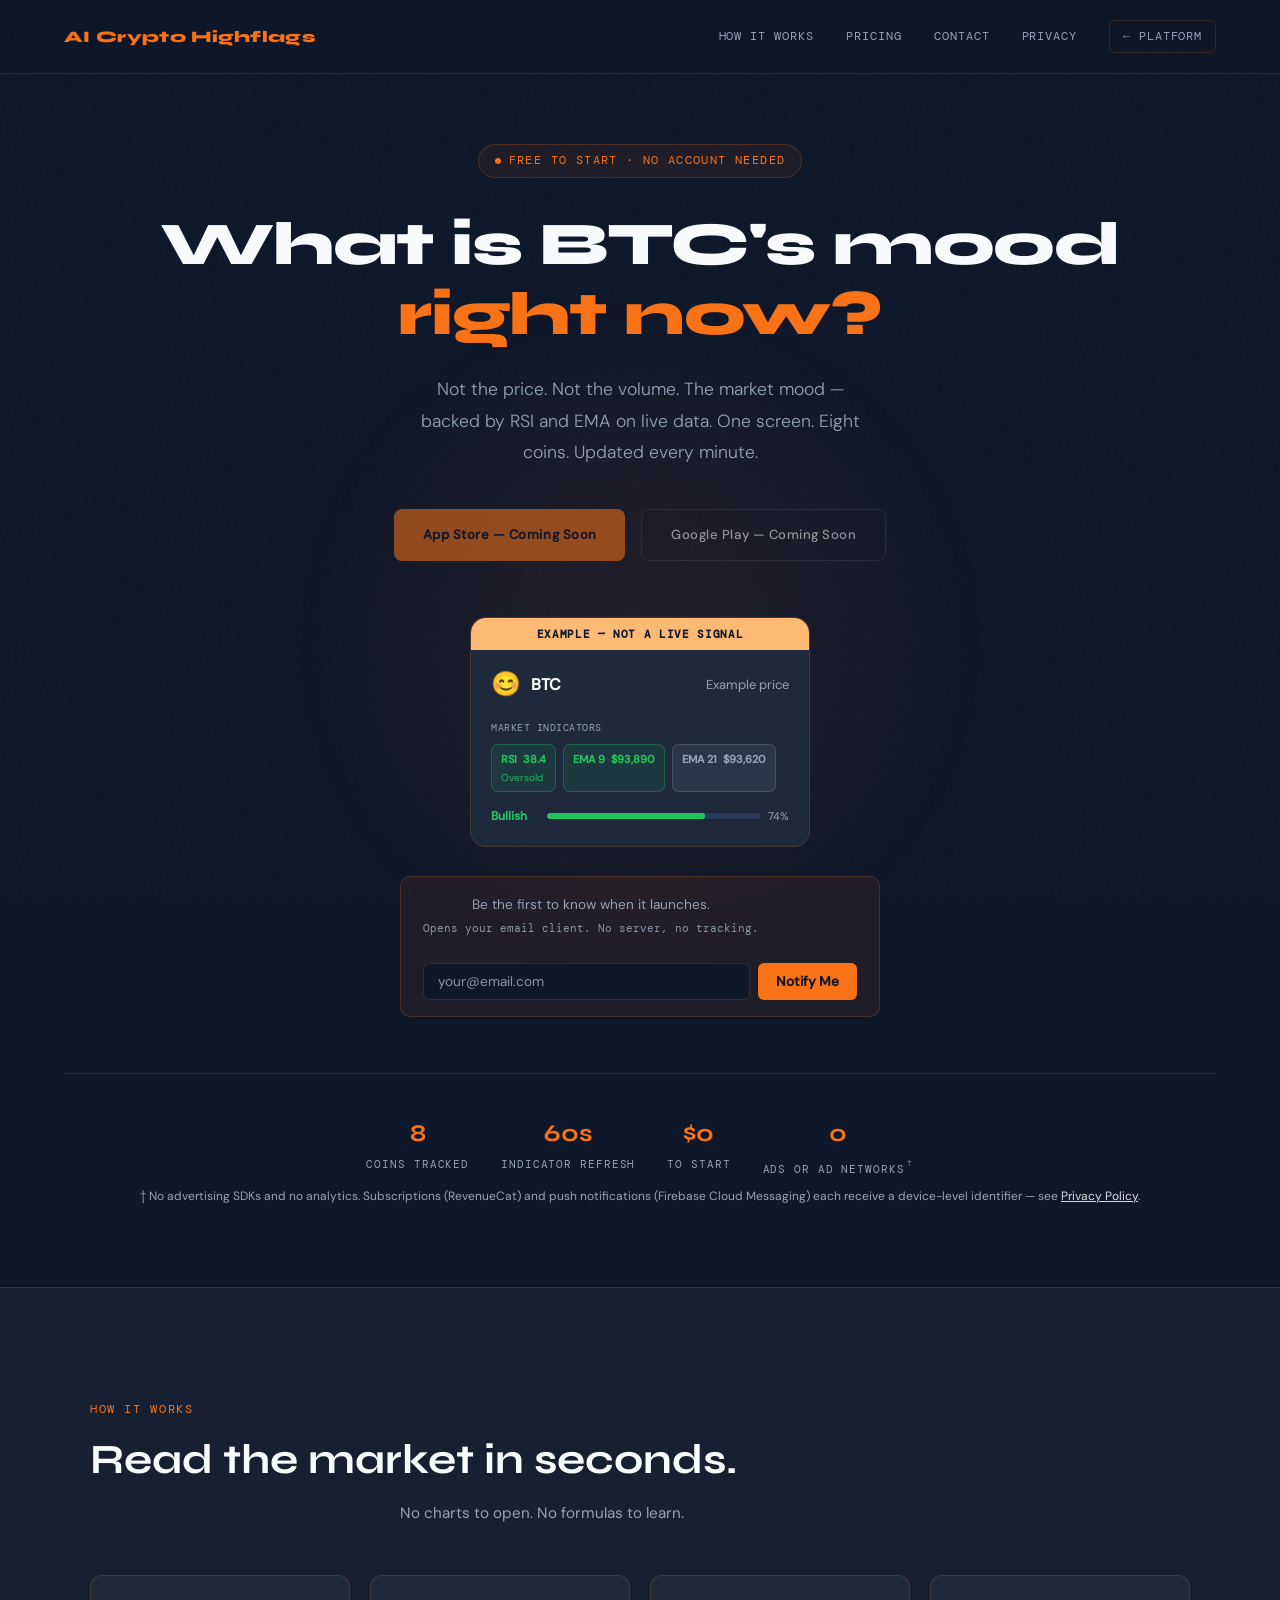
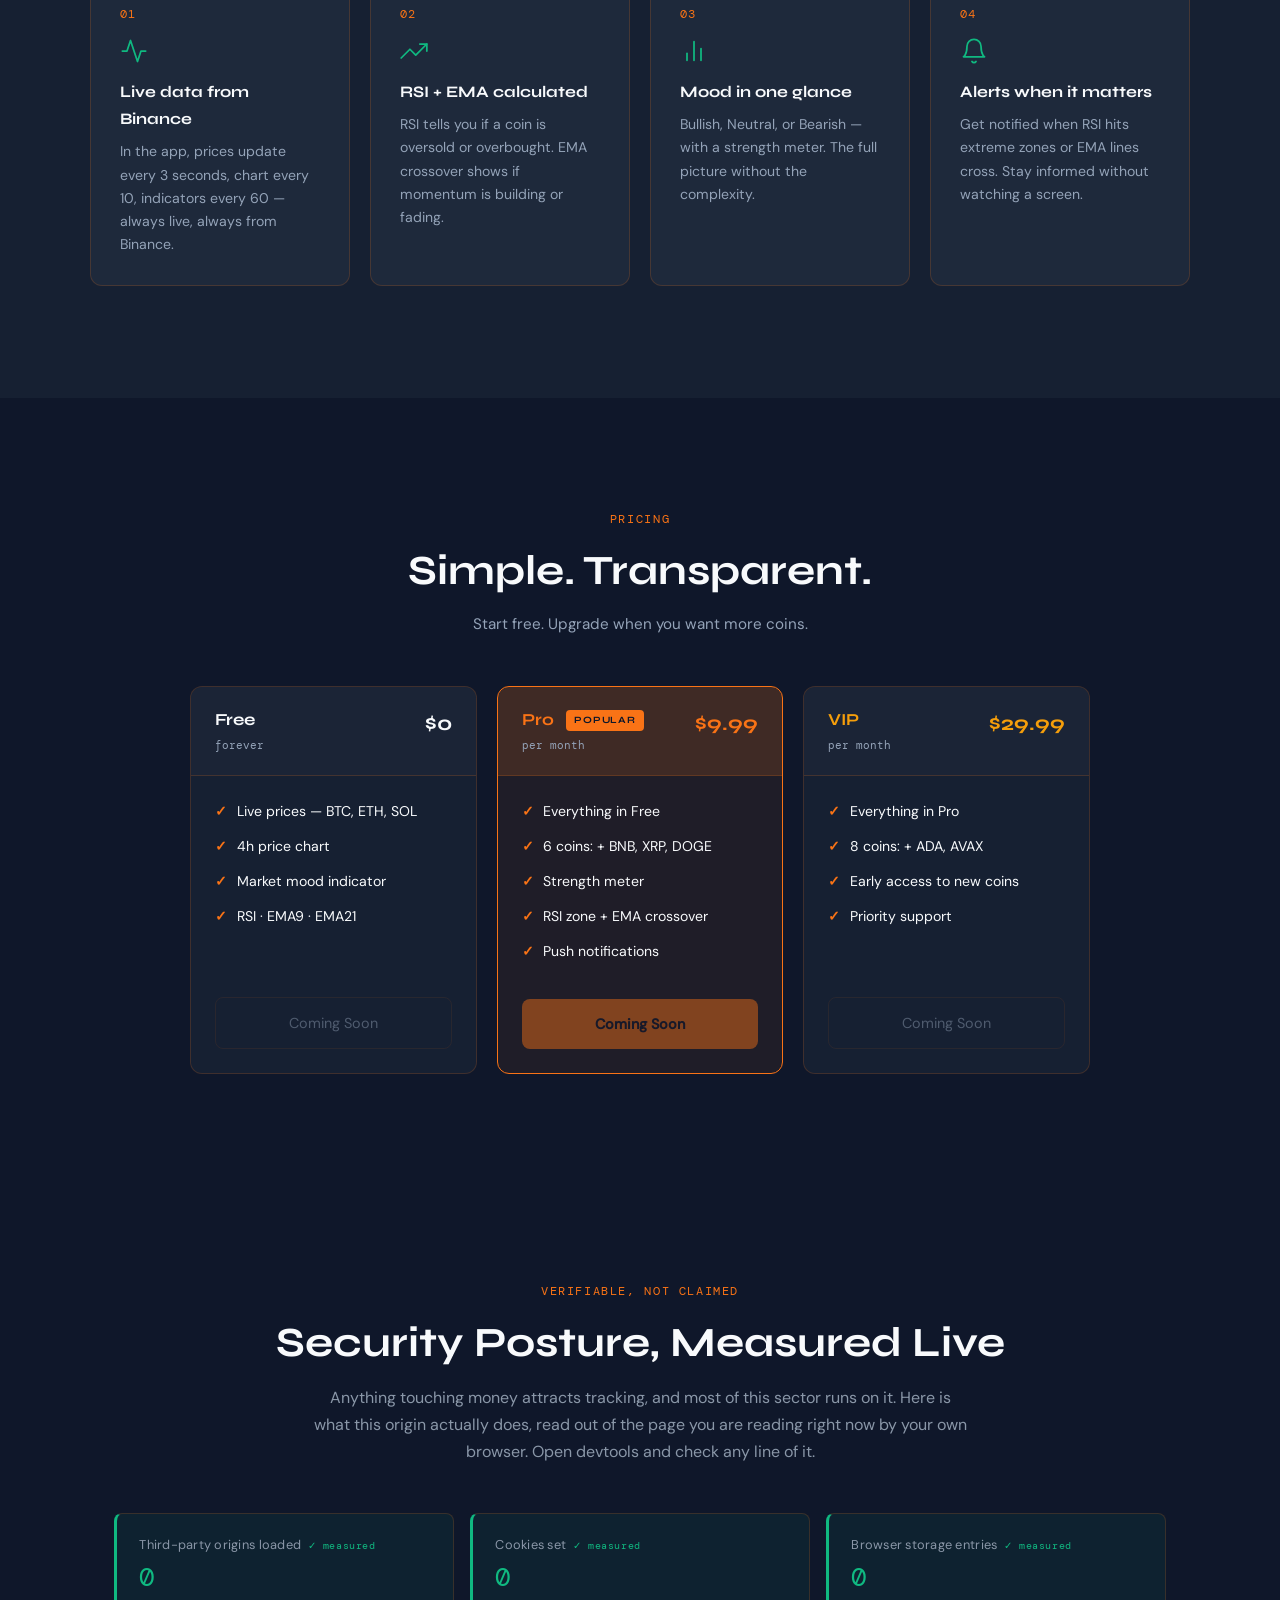
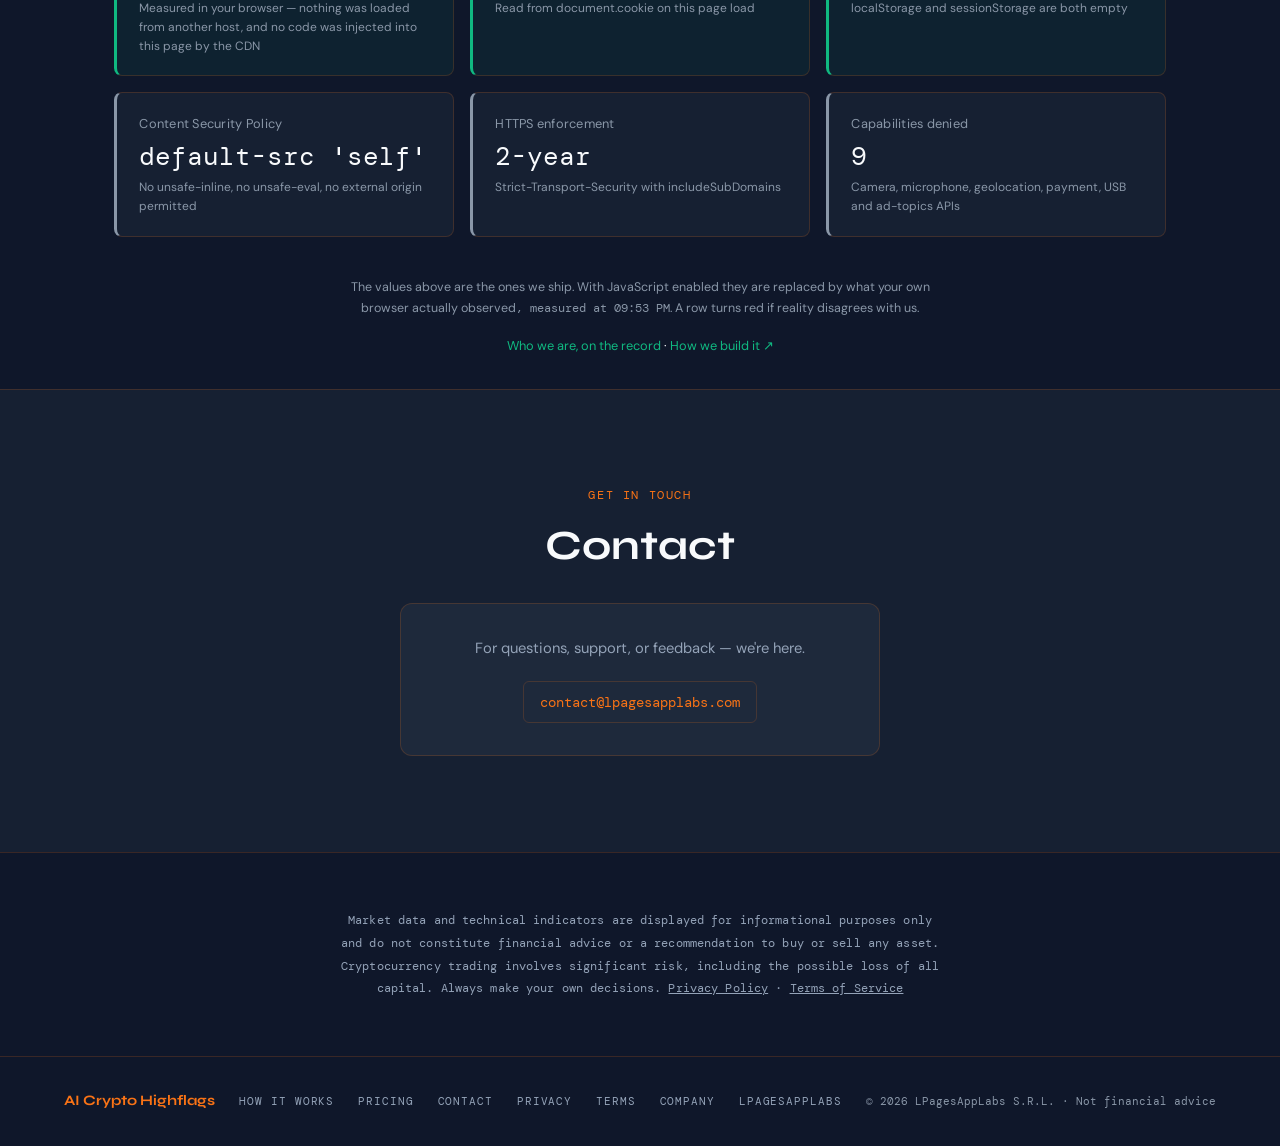
<file: public/index.html>
<!DOCTYPE html>
<!-- LPagesAppLabs Platform v1.0 · AI Crypto Highflags · contact@lpagesapplabs.com -->
<html lang="en">
<head>
  <meta charset="UTF-8" />
  <meta name="viewport" content="width=device-width, initial-scale=1.0"/>
  <meta name="color-scheme" content="dark">
  <title>AI Crypto Highflags — The pulse of crypto, visualized.</title>
  <meta name="description" content="Real-time cryptocurrency market indicators. RSI, EMA crossover, and market mood for BTC, ETH, SOL and more. Not financial advice.">
  <meta name="robots" content="index, follow">
  <link rel="icon" href="/logo.svg" type="image/svg+xml">
  <link rel="canonical" href="https://ai.lpagesapplabs.com/" />
  <meta property="og:title" content="AI Crypto Highflags — The pulse of crypto, visualized." />
  <meta property="og:description" content="Real-time cryptocurrency market indicators. RSI, EMA crossover, and market mood. Not financial advice." />
  <meta property="og:url" content="https://ai.lpagesapplabs.com/" />
  <meta property="og:type" content="website" />
  <meta property="og:image" content="https://lpagesapplabs.com/og-image.png" />
  <meta property="og:image:width" content="1200" />
  <meta property="og:image:height" content="630" />
  <meta name="twitter:card" content="summary_large_image" />
  <meta name="twitter:title" content="AI Crypto Highflags — The pulse of crypto, visualized." />
  <meta name="twitter:description" content="Real-time cryptocurrency market indicators. RSI, EMA crossover, and market mood. Not financial advice." />
  <meta name="twitter:image" content="https://lpagesapplabs.com/og-image.png" />
  <meta name="theme-color" content="#0F172A" />
  <script src="main.js"></script>
  <link rel="stylesheet" href="fonts.css">
  <link rel="preload" href="fonts/syne-latin-800-normal.woff2" as="font" type="font/woff2" crossorigin>
  <link rel="preload" href="fonts/dm-sans-latin-400-normal.woff2" as="font" type="font/woff2" crossorigin>
  <link rel="stylesheet" href="styles.css">
  <!-- defer, deliberately. This script queries the DOM immediately on boot, and a
       head script that runs before the body exists is what blanked all nine origins
       on 2026-07-27. It is also progressive enhancement: the panel ships with honest
       static values and this only ever upgrades a row to "measured". -->
  <script src="posture.js" defer></script>
</head>
<body>
<a class="skip-link" href="#main-content">Skip to main content</a>

<nav>
  <a href="#hero" class="nav-logo">
    <span>AI Crypto Highflags</span>
  </a>
  <div class="nav-right">
    <div class="nav-links">
      <a href="#how">How it works</a>
      <a href="#pricing">Pricing</a>
      <a href="#contact">Contact</a>
      <a href="privacy.html">Privacy</a>
    </div>
    <a href="https://lpagesapplabs.com" class="nav-platform" rel="noopener noreferrer">← Platform</a>
  </div>
  <button class="nav-hamburger" id="hamburger" aria-label="Open menu" aria-expanded="false" aria-controls="navMobile">
    <span></span><span></span><span></span>
  </button>
  <!-- Inside <nav> on purpose. nav is position:fixed, so it is the containing
       block for this absolutely-positioned menu, which lets CSS say top:100%
       — exactly the bar's height, whatever the logo turns out to be. As a
       sibling it was in static flow at document y=0, behind the fixed bar and
       off-screen once scrolled: the menu opened and nobody could see it.
       Absolute keeps it out of the flex row, so the bar itself is unchanged. -->
  <div class="nav-mobile" id="navMobile">
    <a href="#how">How it works</a>
    <a href="#pricing">Pricing</a>
    <a href="#contact">Contact</a>
    <a href="privacy.html">Privacy</a>
    <a href="terms.html">Terms</a>
    <a href="https://lpagesapplabs.com/company.html" rel="noopener noreferrer">Company</a>
    <a href="https://lpagesapplabs.com" rel="noopener noreferrer">← Platform</a>
  </div>
</nav>

<main id="main-content">
<!-- HERO -->
<section id="hero">
  <div class="hero-glow"></div>
  <div class="hero-badge"><span class="badge-dot"></span> Free to start · No account needed</div>
  <h1>What is BTC's mood<br><span class="accent">right now?</span></h1>
  <p class="hero-sub">
    Not the price. Not the volume.
    The market mood — backed by RSI and EMA on live data.
    One screen. Eight coins. Updated every minute.
  </p>
  <div class="btn-group">
    <span class="btn btn-primary btn-soon">App Store — Coming Soon</span>
    <span class="btn btn-secondary btn-soon">Google Play — Coming Soon</span>
  </div>

  <!-- Mock signal card -->
  <div class="mock-wrap">
    <div class="mock">
      <div class="mock-notice">Example — not a live signal</div>
      <div class="mock-header">
        <span class="mock-icon" aria-hidden="true">😊</span>
        <span class="mock-coin">BTC</span>
        <span class="mock-price">Example price</span>
      </div>
      <div class="mock-label">Market Indicators</div>
      <div class="chips">
        <div class="chip chip-green">
          RSI &nbsp;38.4
          <span class="chip-sub">Oversold</span>
        </div>
        <div class="chip chip-green">
          EMA 9 &nbsp;$93,890
        </div>
        <div class="chip chip-grey">
          EMA 21 &nbsp;$93,620
        </div>
      </div>
      <div class="bar-row">
        <span class="bar-label">Bullish</span>
        <div class="bar-track"><div class="bar-fill bar-fill-74"></div></div>
        <span class="bar-pct">74%</span>
      </div>
    </div>
  </div>

  <div class="notify-strip">
    <p>Be the first to know when it launches.<br><span class="notify-sub">Opens your email client. No server, no tracking.</span></p>
      <!-- The email input deliberately has NO name attribute, and this form has
           no action. That is a control, not an oversight: main.js calls
           preventDefault() and opens a mailto, but if JavaScript never runs the
           form submits natively as a GET to this same page, and a named input
           would put the visitor's email address into the URL, their browser
           history, and the Referer header of whatever they click next. Without a
           name, nothing is submitted at all. Do not "tidy" one in. -->
    <form class="notify-form" data-product="AI Crypto Highflags">
      <input type="email" placeholder="your@email.com" required autocomplete="email" aria-label="Email address">
      <button type="submit">Notify Me</button>
    </form>
  </div>
  <div class="hero-stat-bar">
    <div class="stat"><div class="stat-num">8</div><div class="stat-label">Coins tracked</div></div>
    <div class="stat"><div class="stat-num">60s</div><div class="stat-label">Indicator refresh</div></div>
    <div class="stat"><div class="stat-num">$0</div><div class="stat-label">To start</div></div>
    <div class="stat"><div class="stat-num">0</div><div class="stat-label">Ads or ad networks<span class="stat-footnote">†</span></div></div>
  </div>
  <p class="stat-footnote-text">† No advertising SDKs and no analytics. Subscriptions (RevenueCat) and push notifications (Firebase Cloud Messaging) each receive a device-level identifier — see <a href="privacy.html">Privacy Policy</a>.</p>
</section>

<!-- HOW IT WORKS -->
<section id="how">
  <div class="how-inner">
    <div class="how-header reveal">
      <div class="section-label">How it works</div>
      <h2 class="section-title">Read the market in seconds.</h2>
      <p class="section-sub">No charts to open. No formulas to learn.</p>
    </div>
    <div class="how-grid">
      <div class="how-card reveal">
        <div class="how-num">01</div>
        <div class="how-icon"><svg width="28" height="28" viewBox="0 0 24 24" fill="none" stroke="#10B981" stroke-width="1.5" stroke-linecap="round" stroke-linejoin="round" aria-hidden="true"><polyline points="22 12 18 12 15 21 9 3 6 12 2 12"/></svg></div>
        <h3 class="how-title">Live data from Binance</h3>
        <div class="how-desc">In the app, prices update every 3 seconds, chart every 10, indicators every 60 — always live, always from Binance.</div>
      </div>
      <div class="how-card reveal">
        <div class="how-num">02</div>
        <div class="how-icon"><svg width="28" height="28" viewBox="0 0 24 24" fill="none" stroke="#10B981" stroke-width="1.5" stroke-linecap="round" stroke-linejoin="round" aria-hidden="true"><polyline points="23 6 13.5 15.5 8.5 10.5 1 18"/><polyline points="17 6 23 6 23 12"/></svg></div>
        <h3 class="how-title">RSI + EMA calculated</h3>
        <div class="how-desc">RSI tells you if a coin is oversold or overbought. EMA crossover shows if momentum is building or fading.</div>
      </div>
      <div class="how-card reveal">
        <div class="how-num">03</div>
        <div class="how-icon"><svg width="28" height="28" viewBox="0 0 24 24" fill="none" stroke="#10B981" stroke-width="1.5" stroke-linecap="round" stroke-linejoin="round" aria-hidden="true"><line x1="18" y1="20" x2="18" y2="10"/><line x1="12" y1="20" x2="12" y2="4"/><line x1="6" y1="20" x2="6" y2="14"/></svg></div>
        <h3 class="how-title">Mood in one glance</h3>
        <div class="how-desc">Bullish, Neutral, or Bearish — with a strength meter. The full picture without the complexity.</div>
      </div>
      <div class="how-card reveal">
        <div class="how-num">04</div>
        <div class="how-icon"><svg width="28" height="28" viewBox="0 0 24 24" fill="none" stroke="#10B981" stroke-width="1.5" stroke-linecap="round" stroke-linejoin="round" aria-hidden="true"><path d="M18 8A6 6 0 0 0 6 8c0 7-3 9-3 9h18s-3-2-3-9"/><path d="M13.73 21a2 2 0 0 1-3.46 0"/></svg></div>
        <h3 class="how-title">Alerts when it matters</h3>
        <div class="how-desc">Get notified when RSI hits extreme zones or EMA lines cross. Stay informed without watching a screen.</div>
      </div>
    </div>
  </div>
</section>

<!-- PRICING -->
<section id="pricing">
  <div class="pricing-inner">
    <div class="pricing-header reveal">
      <div class="section-label">Pricing</div>
      <h2 class="section-title">Simple. Transparent.</h2>
      <p class="section-sub">Start free. Upgrade when you want more coins.</p>
    </div>
    <div class="tiers reveal">

      <div class="tier">
        <div class="tier-head">
          <div>
            <h3 class="tier-name">Free</h3>
            <div class="tier-period">forever</div>
          </div>
          <div class="tier-price">$0</div>
        </div>
        <div class="tier-body">
          <div class="tier-feature"><span class="tier-check">✓</span> Live prices — BTC, ETH, SOL</div>
          <div class="tier-feature"><span class="tier-check">✓</span> 4h price chart</div>
          <div class="tier-feature"><span class="tier-check">✓</span> Market mood indicator</div>
          <div class="tier-feature"><span class="tier-check">✓</span> RSI · EMA9 · EMA21</div>
        </div>
        <div class="tier-cta">
          <span class="tier-btn-outline tier-btn-soon">Coming Soon</span>
        </div>
      </div>

      <div class="tier highlight">
        <div class="tier-head">
          <div>
            <h3 class="tier-name">Pro <span class="tier-badge">Popular</span></h3>
            <div class="tier-period">per month</div>
          </div>
          <div class="tier-price">$9.99</div>
        </div>
        <div class="tier-body">
          <div class="tier-feature"><span class="tier-check">✓</span> Everything in Free</div>
          <div class="tier-feature"><span class="tier-check">✓</span> 6 coins: + BNB, XRP, DOGE</div>
          <div class="tier-feature"><span class="tier-check">✓</span> Strength meter</div>
          <div class="tier-feature"><span class="tier-check">✓</span> RSI zone + EMA crossover</div>
          <div class="tier-feature"><span class="tier-check">✓</span> Push notifications</div>
        </div>
        <div class="tier-cta">
          <span class="tier-btn tier-btn-soon">Coming Soon</span>
        </div>
      </div>

      <div class="tier">
        <div class="tier-head">
          <div>
            <div class="tier-name tier-name-vip">VIP</div>
            <div class="tier-period">per month</div>
          </div>
          <div class="tier-price tier-price-vip">$29.99</div>
        </div>
        <div class="tier-body">
          <div class="tier-feature"><span class="tier-check">✓</span> Everything in Pro</div>
          <div class="tier-feature"><span class="tier-check">✓</span> 8 coins: + ADA, AVAX</div>
          <div class="tier-feature"><span class="tier-check">✓</span> Early access to new coins</div>
          <div class="tier-feature"><span class="tier-check">✓</span> Priority support</div>
        </div>
        <div class="tier-cta">
          <span class="tier-btn-outline tier-btn-soon">Coming Soon</span>
        </div>
      </div>

    </div>
  </div>
</section>

<!-- SECURITY POSTURE — measured live, see posture.js -->
<section id="posture">
  <div class="posture-header reveal">
    <div class="section-label">Verifiable, Not Claimed</div>
    <h2 class="section-title">Security Posture, Measured Live</h2>
    <p>Anything touching money attracts tracking, and most of this sector runs on it. Here is what this origin actually does, read out of the page you are reading right now by your own browser. Open devtools and check any line of it.</p>
  </div>

  <dl class="posture-grid reveal">
    <div class="posture-row" data-posture="third-party">
      <dt class="posture-label">Third-party origins loaded</dt>
      <dd class="posture-value">0</dd>
      <dd class="posture-note">No fonts, analytics or tag manager loaded from another host</dd>
    </div>
    <div class="posture-row" data-posture="cookies">
      <dt class="posture-label">Cookies set</dt>
      <dd class="posture-value">0</dd>
      <dd class="posture-note">No consent banner, because there is nothing to consent to</dd>
    </div>
    <div class="posture-row" data-posture="storage">
      <dt class="posture-label">Browser storage entries</dt>
      <dd class="posture-value">0</dd>
      <dd class="posture-note">Nothing written to localStorage or sessionStorage</dd>
    </div>
    <div class="posture-row" data-posture="csp">
      <dt class="posture-label">Content Security Policy</dt>
      <dd class="posture-value">default-src 'self'</dd>
      <dd class="posture-note">No unsafe-inline, no unsafe-eval, no external origin permitted</dd>
    </div>
    <div class="posture-row" data-posture="hsts">
      <dt class="posture-label">HTTPS enforcement</dt>
      <dd class="posture-value">2-year</dd>
      <dd class="posture-note">Strict-Transport-Security with includeSubDomains</dd>
    </div>
    <div class="posture-row" data-posture="permissions">
      <dt class="posture-label">Capabilities denied</dt>
      <dd class="posture-value">9</dd>
      <dd class="posture-note">Camera, microphone, geolocation, payment, USB and ad-topics APIs</dd>
    </div>
  </dl>

  <div class="posture-foot reveal">
    <p class="posture-stamp">The values above are the ones we ship. With JavaScript enabled they are replaced by what your own browser actually observed<span class="posture-time-wrap">, measured at <span data-posture-time>—</span></span>. A row turns red if reality disagrees with us.</p>
    <p class="posture-links"><a href="https://lpagesapplabs.com/company.html">Who we are, on the record</a> · <a href="https://blog.lpagesapplabs.com" rel="noopener noreferrer">How we build it ↗</a></p>
  </div>
</section>

<!-- CONTACT -->
<section id="contact">
  <div class="reveal">
    <div class="section-label">Get in Touch</div>
    <h2 class="section-title">Contact</h2>
  </div>
  <div class="contact-box reveal">
    <p>For questions, support, or feedback — we're here.</p>
    <a href="mailto:contact@lpagesapplabs.com" class="contact-email">contact@lpagesapplabs.com</a>
  </div>
</section>

<!-- DISCLAIMER -->
<section id="disclaimer">
  <p>
    Market data and technical indicators are displayed for informational purposes only
    and do not constitute financial advice or a recommendation to buy or sell any asset.
    Cryptocurrency trading involves significant risk, including the possible loss of all capital.
    Always make your own decisions.
    <a href="privacy.html">Privacy Policy</a> · <a href="terms.html">Terms of Service</a>
  </p>
</section>

</main>

<footer>
  <a href="#hero" class="footer-brand">AI Crypto Highflags</a>
  <div class="footer-links">
    <a href="#how">How it works</a>
    <a href="#pricing">Pricing</a>
    <a href="#contact">Contact</a>
    <a href="privacy.html">Privacy</a>
    <a href="terms.html">Terms</a>
    <a href="https://lpagesapplabs.com/company.html" rel="noopener noreferrer">Company</a>
    <a href="https://lpagesapplabs.com" rel="noopener noreferrer">LPagesAppLabs</a>
  </div>
  <div class="footer-copy">© 2026 LPagesAppLabs S.R.L. · Not financial advice</div>
</footer>

</body>
</html>
</file>
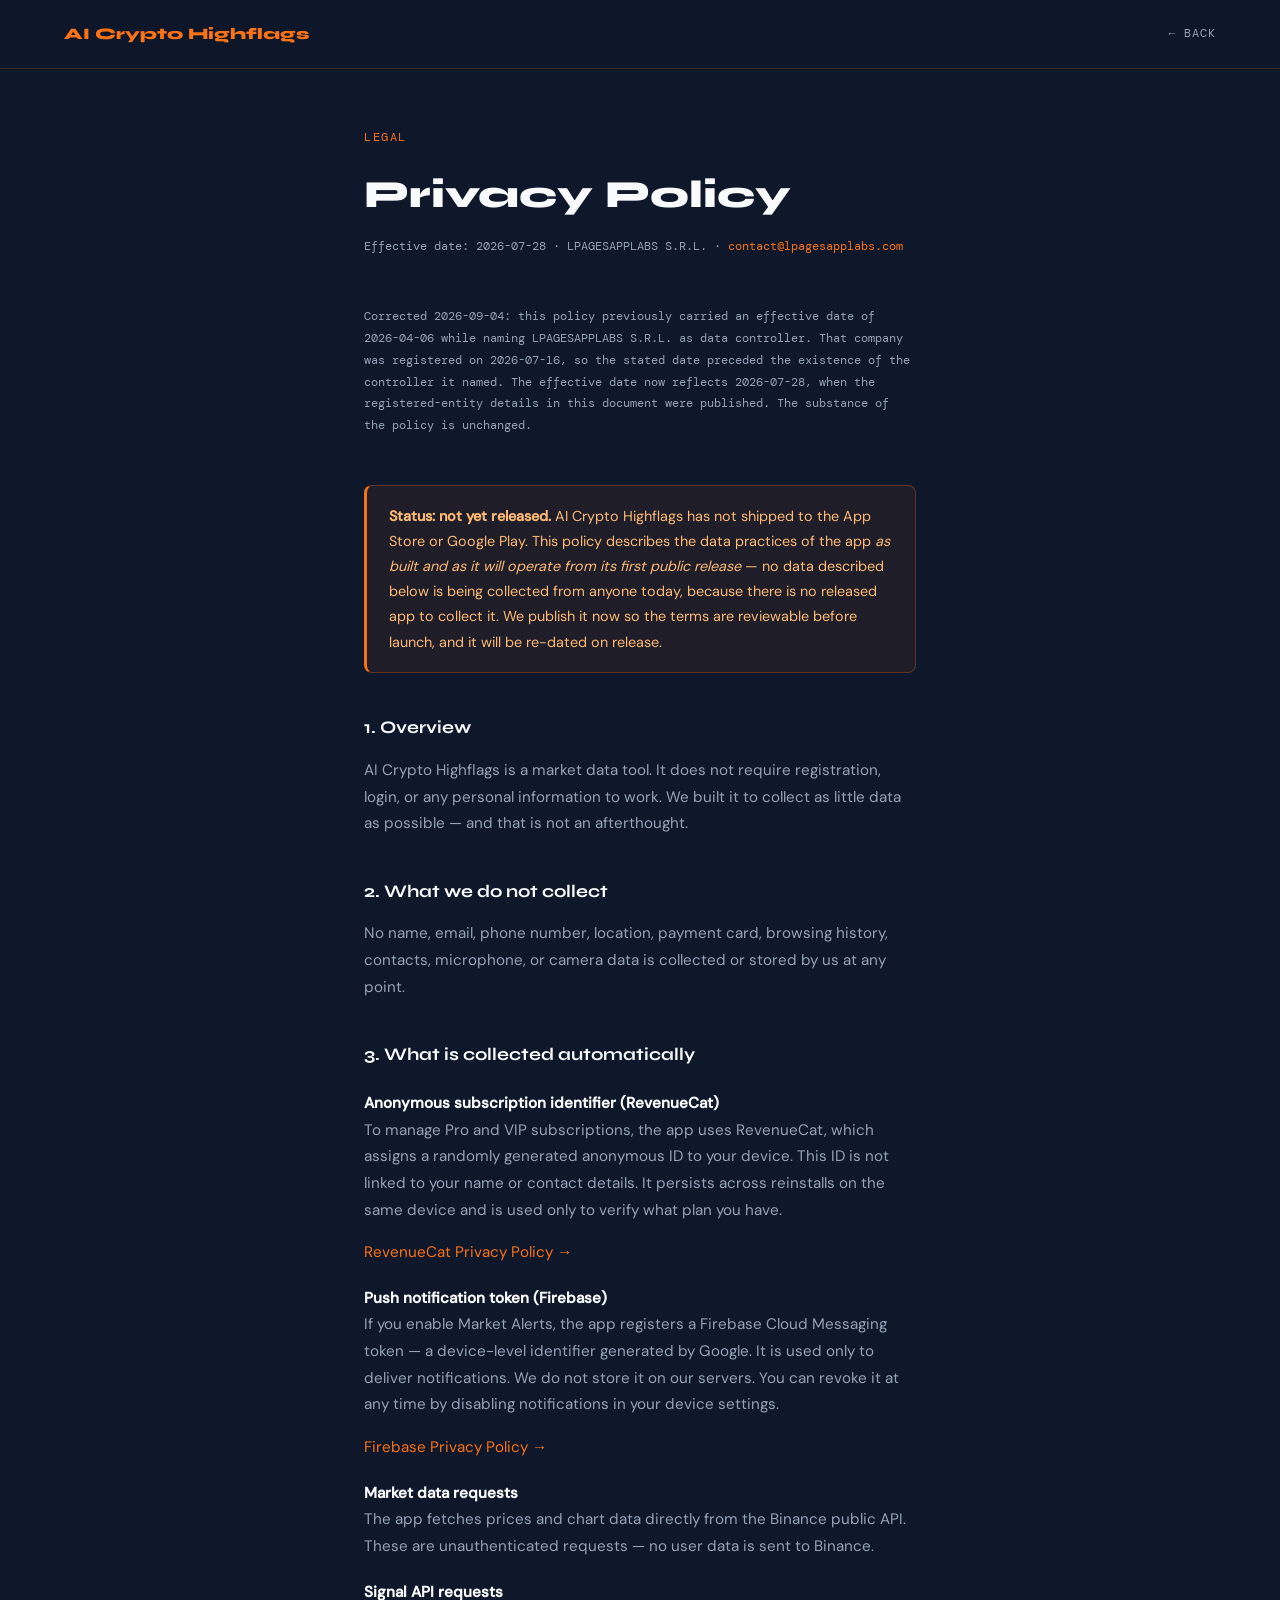
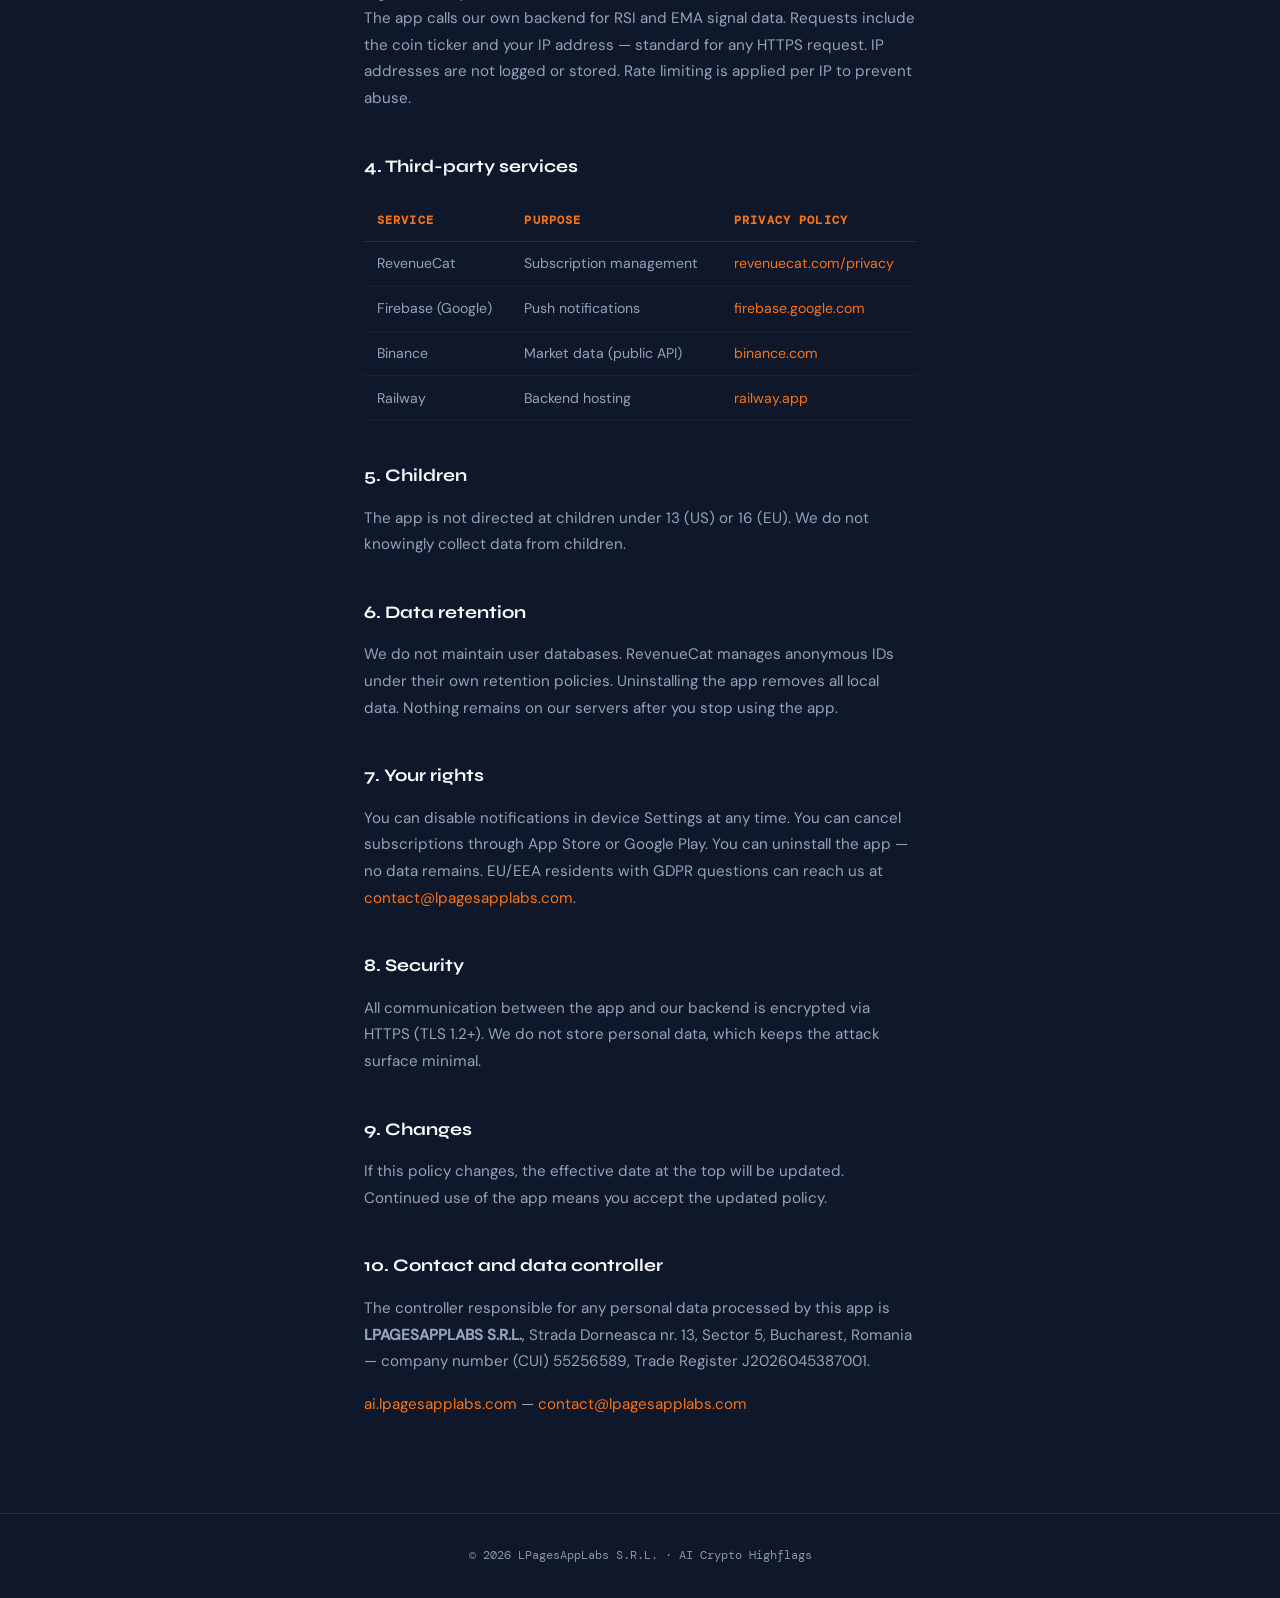
<file: public/privacy.html>
<!DOCTYPE html>
<!-- LPagesAppLabs Platform v1.0 · AI Crypto Highflags · contact@lpagesapplabs.com -->
<html lang="en">
<head>
  <meta charset="UTF-8" />
  <meta name="viewport" content="width=device-width, initial-scale=1.0"/>
  <meta name="color-scheme" content="dark">
  <meta name="robots" content="index, follow">
  <link rel="icon" href="/logo.svg" type="image/svg+xml">
  <title>Privacy Policy — AI Crypto Highflags</title>
  <meta name="description" content="Privacy Policy for AI Crypto Highflags. Minimal data — anonymous subscription ID and optional push token only.">
  <link rel="canonical" href="https://ai.lpagesapplabs.com/privacy.html" />
  <script src="main.js"></script>
  <link rel="stylesheet" href="fonts.css">
  <link rel="preload" href="fonts/syne-latin-800-normal.woff2" as="font" type="font/woff2" crossorigin>
  <link rel="preload" href="fonts/dm-sans-latin-400-normal.woff2" as="font" type="font/woff2" crossorigin>
  <link rel="stylesheet" href="ai-legal.css">
  <meta property="og:title" content="Privacy Policy — AI Crypto Highflags" />
  <meta property="og:description" content="Privacy Policy for AI Crypto Highflags. Minimal data — anonymous subscription ID and optional push token only." />
  <meta property="og:url" content="https://ai.lpagesapplabs.com/privacy.html" />
  <meta property="og:type" content="website" />
  <meta property="og:image" content="https://lpagesapplabs.com/og-image.png" />
  <meta property="og:image:width" content="1200" />
  <meta property="og:image:height" content="630" />
  <meta name="twitter:card" content="summary_large_image" />
  <meta name="twitter:title" content="Privacy Policy — AI Crypto Highflags" />
  <meta name="twitter:description" content="Privacy Policy for AI Crypto Highflags. Minimal data — anonymous subscription ID and optional push token only." />
  <meta name="twitter:image" content="https://lpagesapplabs.com/og-image.png" />
</head>
<body>
<a class="skip-link" href="#main-content">Skip to main content</a>
<nav>
  <a href="index.html" class="nav-logo">AI Crypto Highflags</a>
  <a href="index.html" class="nav-back">← Back</a>
</nav>

<main class="content" id="main-content">
  <div class="label">Legal</div>
  <h1>Privacy Policy</h1>
  <p class="meta">Effective date: 2026-07-28 · LPAGESAPPLABS S.R.L. · <a href="mailto:contact@lpagesapplabs.com">contact@lpagesapplabs.com</a></p>
  <p class="meta">Corrected 2026-09-04: this policy previously carried an effective date of 2026-04-06 while naming LPAGESAPPLABS S.R.L. as data controller. That company was registered on 2026-07-16, so the stated date preceded the existence of the controller it named. The effective date now reflects 2026-07-28, when the registered-entity details in this document were published. The substance of the policy is unchanged.</p>

  <div class="pre-release">
    <p><strong>Status: not yet released.</strong> AI Crypto Highflags has not shipped to the App Store or Google Play. This policy describes the data practices of the app <em>as built and as it will operate from its first public release</em> — no data described below is being collected from anyone today, because there is no released app to collect it. We publish it now so the terms are reviewable before launch, and it will be re-dated on release.</p>
  </div>

  <h2>1. Overview</h2>
  <p>AI Crypto Highflags is a market data tool. It does not require registration, login, or any personal information to work. We built it to collect as little data as possible — and that is not an afterthought.</p>

  <h2>2. What we do not collect</h2>
  <p>No name, email, phone number, location, payment card, browsing history, contacts, microphone, or camera data is collected or stored by us at any point.</p>

  <h2>3. What is collected automatically</h2>

  <h3 class="sub-h2">Anonymous subscription identifier (RevenueCat)</h3>
  <p>To manage Pro and VIP subscriptions, the app uses RevenueCat, which assigns a randomly generated anonymous ID to your device. This ID is not linked to your name or contact details. It persists across reinstalls on the same device and is used only to verify what plan you have.</p>
  <p><a href="https://www.revenuecat.com/privacy" target="_blank" rel="noopener noreferrer">RevenueCat Privacy Policy →</a></p>

  <h3 class="sub-h2">Push notification token (Firebase)</h3>
  <p>If you enable Market Alerts, the app registers a Firebase Cloud Messaging token — a device-level identifier generated by Google. It is used only to deliver notifications. We do not store it on our servers. You can revoke it at any time by disabling notifications in your device settings.</p>
  <p><a href="https://firebase.google.com/support/privacy" target="_blank" rel="noopener noreferrer">Firebase Privacy Policy →</a></p>

  <h3 class="sub-h2">Market data requests</h3>
  <p>The app fetches prices and chart data directly from the Binance public API. These are unauthenticated requests — no user data is sent to Binance.</p>

  <h3 class="sub-h2">Signal API requests</h3>
  <p>The app calls our own backend for RSI and EMA signal data. Requests include the coin ticker and your IP address — standard for any HTTPS request. IP addresses are not logged or stored. Rate limiting is applied per IP to prevent abuse.</p>

  <h2>4. Third-party services</h2>
  <div class="table-wrap"><table>
    <tr><th>Service</th><th>Purpose</th><th>Privacy Policy</th></tr>
    <tr><td>RevenueCat</td><td>Subscription management</td><td><a href="https://www.revenuecat.com/privacy" target="_blank" rel="noopener noreferrer">revenuecat.com/privacy</a></td></tr>
    <tr><td>Firebase (Google)</td><td>Push notifications</td><td><a href="https://firebase.google.com/support/privacy" target="_blank" rel="noopener noreferrer">firebase.google.com</a></td></tr>
    <tr><td>Binance</td><td>Market data (public API)</td><td><a href="https://www.binance.com/en/privacy" target="_blank" rel="noopener noreferrer">binance.com</a></td></tr>
    <tr><td>Railway</td><td>Backend hosting</td><td><a href="https://railway.app/legal/privacy" target="_blank" rel="noopener noreferrer">railway.app</a></td></tr>
  </table></div>

  <h2>5. Children</h2>
  <p>The app is not directed at children under 13 (US) or 16 (EU). We do not knowingly collect data from children.</p>

  <h2>6. Data retention</h2>
  <p>We do not maintain user databases. RevenueCat manages anonymous IDs under their own retention policies. Uninstalling the app removes all local data. Nothing remains on our servers after you stop using the app.</p>

  <h2>7. Your rights</h2>
  <p>You can disable notifications in device Settings at any time. You can cancel subscriptions through App Store or Google Play. You can uninstall the app — no data remains. EU/EEA residents with GDPR questions can reach us at <a href="mailto:contact@lpagesapplabs.com">contact@lpagesapplabs.com</a>.</p>

  <h2>8. Security</h2>
  <p>All communication between the app and our backend is encrypted via HTTPS (TLS 1.2+). We do not store personal data, which keeps the attack surface minimal.</p>

  <h2>9. Changes</h2>
  <p>If this policy changes, the effective date at the top will be updated. Continued use of the app means you accept the updated policy.</p>

  <h2>10. Contact and data controller</h2>
  <p>The controller responsible for any personal data processed by this app is <strong>LPAGESAPPLABS S.R.L.</strong>, Strada Dorneasca nr. 13, Sector 5, Bucharest, Romania — company number (CUI) 55256589, Trade Register J2026045387001.</p>
  <p><a href="https://ai.lpagesapplabs.com">ai.lpagesapplabs.com</a> — <a href="mailto:contact@lpagesapplabs.com">contact@lpagesapplabs.com</a></p>
</main>

<footer>© 2026 LPagesAppLabs S.R.L. · AI Crypto Highflags</footer>
</body>
</html>
</file>
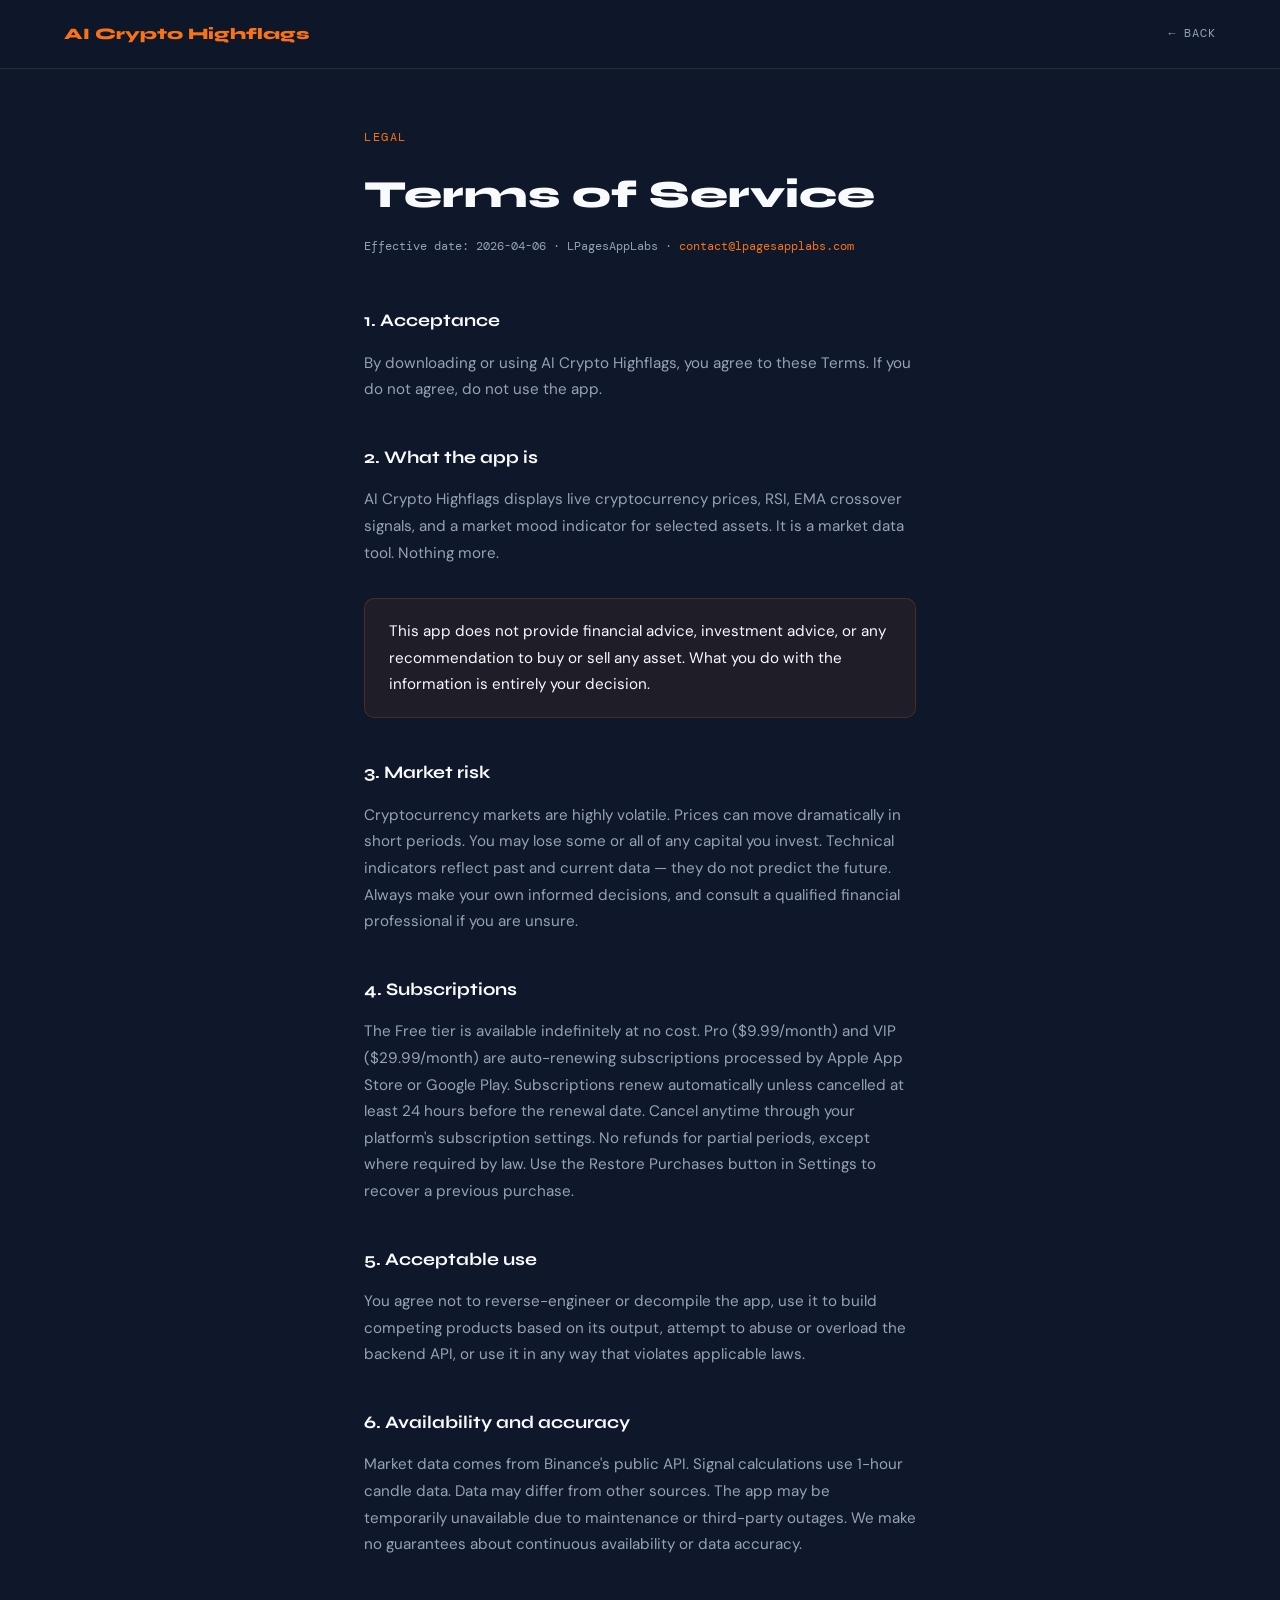
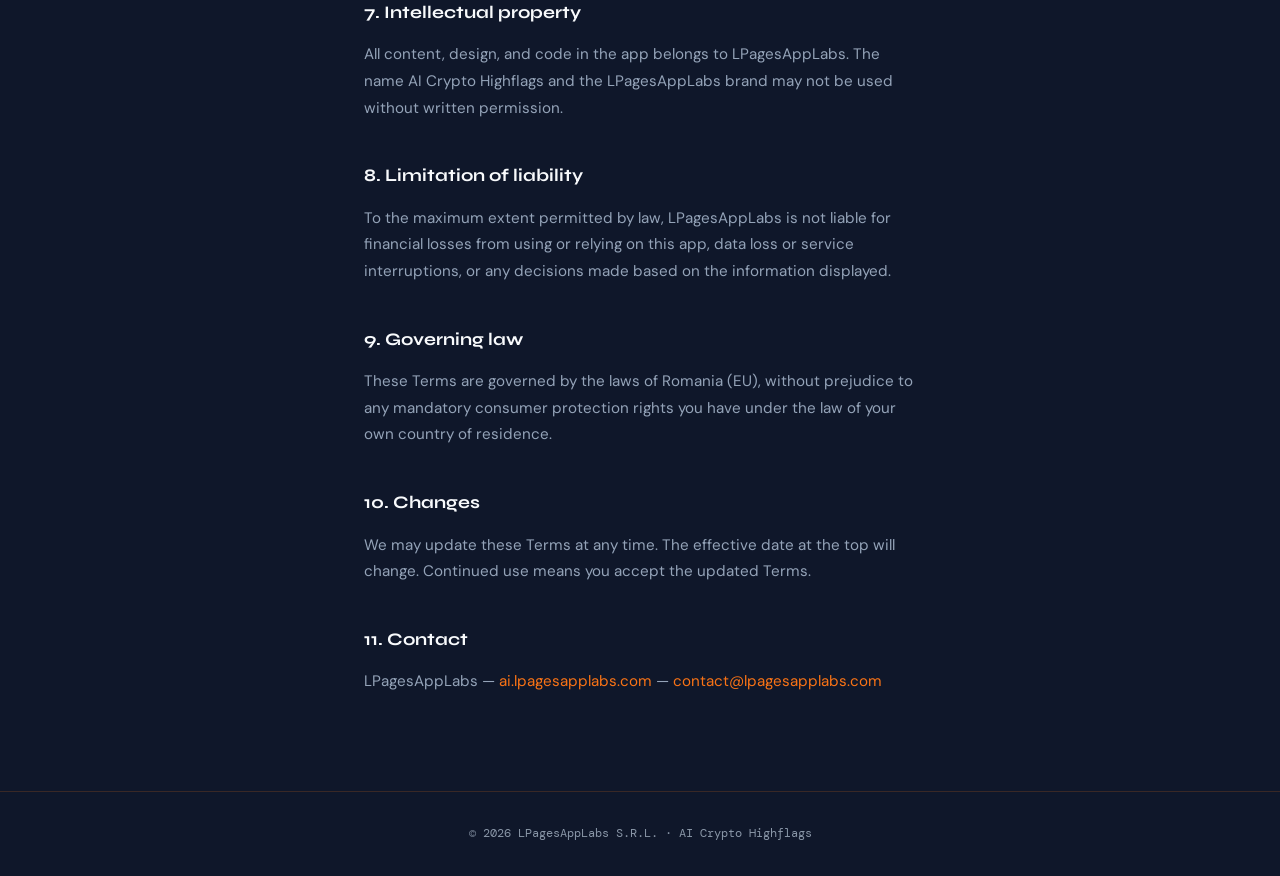
<file: public/terms.html>
<!DOCTYPE html>
<!-- LPagesAppLabs Platform v1.0 · AI Crypto Highflags · contact@lpagesapplabs.com -->
<html lang="en">
<head>
  <meta charset="UTF-8" />
  <meta name="viewport" content="width=device-width, initial-scale=1.0"/>
  <meta name="color-scheme" content="dark">
  <meta name="robots" content="index, follow">
  <link rel="icon" href="/logo.svg" type="image/svg+xml">
  <title>Terms of Service — AI Crypto Highflags</title>
  <meta name="description" content="Terms of Service for AI Crypto Highflags. Market data only — not financial advice.">
  <link rel="canonical" href="https://ai.lpagesapplabs.com/terms.html" />
  <script src="main.js"></script>
  <link rel="stylesheet" href="fonts.css">
  <link rel="preload" href="fonts/syne-latin-800-normal.woff2" as="font" type="font/woff2" crossorigin>
  <link rel="preload" href="fonts/dm-sans-latin-400-normal.woff2" as="font" type="font/woff2" crossorigin>
  <link rel="stylesheet" href="ai-legal.css">
  <meta property="og:title" content="Terms of Service — AI Crypto Highflags" />
  <meta property="og:description" content="Terms of Service for AI Crypto Highflags. Market data only — not financial advice." />
  <meta property="og:url" content="https://ai.lpagesapplabs.com/terms.html" />
  <meta property="og:type" content="website" />
  <meta property="og:image" content="https://lpagesapplabs.com/og-image.png" />
  <meta property="og:image:width" content="1200" />
  <meta property="og:image:height" content="630" />
  <meta name="twitter:card" content="summary_large_image" />
  <meta name="twitter:title" content="Terms of Service — AI Crypto Highflags" />
  <meta name="twitter:description" content="Terms of Service for AI Crypto Highflags. Market data only — not financial advice." />
  <meta name="twitter:image" content="https://lpagesapplabs.com/og-image.png" />
</head>
<body>
<a class="skip-link" href="#main-content">Skip to main content</a>
<nav>
  <a href="index.html" class="nav-logo">AI Crypto Highflags</a>
  <a href="index.html" class="nav-back">← Back</a>
</nav>

<main class="content" id="main-content">
  <div class="label">Legal</div>
  <h1>Terms of Service</h1>
  <p class="meta">Effective date: 2026-04-06 · LPagesAppLabs · <a href="mailto:contact@lpagesapplabs.com">contact@lpagesapplabs.com</a></p>

  <h2>1. Acceptance</h2>
  <p>By downloading or using AI Crypto Highflags, you agree to these Terms. If you do not agree, do not use the app.</p>

  <h2>2. What the app is</h2>
  <p>AI Crypto Highflags displays live cryptocurrency prices, RSI, EMA crossover signals, and a market mood indicator for selected assets. It is a market data tool. Nothing more.</p>

  <div class="warning-box">
    <p>This app does not provide financial advice, investment advice, or any recommendation to buy or sell any asset. What you do with the information is entirely your decision.</p>
  </div>

  <h2>3. Market risk</h2>
  <p>Cryptocurrency markets are highly volatile. Prices can move dramatically in short periods. You may lose some or all of any capital you invest. Technical indicators reflect past and current data — they do not predict the future. Always make your own informed decisions, and consult a qualified financial professional if you are unsure.</p>

  <h2>4. Subscriptions</h2>
  <p>The Free tier is available indefinitely at no cost. Pro ($9.99/month) and VIP ($29.99/month) are auto-renewing subscriptions processed by Apple App Store or Google Play. Subscriptions renew automatically unless cancelled at least 24 hours before the renewal date. Cancel anytime through your platform's subscription settings. No refunds for partial periods, except where required by law. Use the Restore Purchases button in Settings to recover a previous purchase.</p>

  <h2>5. Acceptable use</h2>
  <p>You agree not to reverse-engineer or decompile the app, use it to build competing products based on its output, attempt to abuse or overload the backend API, or use it in any way that violates applicable laws.</p>

  <h2>6. Availability and accuracy</h2>
  <p>Market data comes from Binance's public API. Signal calculations use 1-hour candle data. Data may differ from other sources. The app may be temporarily unavailable due to maintenance or third-party outages. We make no guarantees about continuous availability or data accuracy.</p>

  <h2>7. Intellectual property</h2>
  <p>All content, design, and code in the app belongs to LPagesAppLabs. The name AI Crypto Highflags and the LPagesAppLabs brand may not be used without written permission.</p>

  <h2>8. Limitation of liability</h2>
  <p>To the maximum extent permitted by law, LPagesAppLabs is not liable for financial losses from using or relying on this app, data loss or service interruptions, or any decisions made based on the information displayed.</p>

  <h2>9. Governing law</h2>
  <p>These Terms are governed by the laws of Romania (EU), without prejudice to any mandatory consumer protection rights you have under the law of your own country of residence.</p>

  <h2>10. Changes</h2>
  <p>We may update these Terms at any time. The effective date at the top will change. Continued use means you accept the updated Terms.</p>

  <h2>11. Contact</h2>
  <p>LPagesAppLabs — <a href="https://ai.lpagesapplabs.com">ai.lpagesapplabs.com</a> — <a href="mailto:contact@lpagesapplabs.com">contact@lpagesapplabs.com</a></p>
</main>

<footer>© 2026 LPagesAppLabs S.R.L. · AI Crypto Highflags</footer>
</body>
</html>
</file>
<file: public/fonts.css>
/* Self-hosted webfonts. Previously loaded from fonts.bunny.net, which sat in both
   style-src and font-src on all nine origins with no SRI possible, because the
   CSS URL is generated. Serving them from our own origin removes the last
   third-party origin on the platform and lets the CSP drop to 'self'.
   Greek subsets omitted; latin and latin-ext cover English and Romanian. */

/* latin */
@font-face {
  font-family: 'Syne';
  font-style: normal;
  font-weight: 400;
  font-stretch: 100%;
  font-display: swap;
  src: url(fonts/syne-latin-400-normal.woff2) format('woff2'); 
  unicode-range: U+0000-00FF,U+0131,U+0152-0153,U+02BB-02BC,U+02C6,U+02DA,U+02DC,U+0304,U+0308,U+0329,U+2000-206F,U+20AC,U+2122,U+2191,U+2193,U+2212,U+2215,U+FEFF,U+FFFD;
}

/* latin-ext */
/* latin */
@font-face {
  font-family: 'Syne';
  font-style: normal;
  font-weight: 600;
  font-stretch: 100%;
  font-display: swap;
  src: url(fonts/syne-latin-600-normal.woff2) format('woff2'); 
  unicode-range: U+0000-00FF,U+0131,U+0152-0153,U+02BB-02BC,U+02C6,U+02DA,U+02DC,U+0304,U+0308,U+0329,U+2000-206F,U+20AC,U+2122,U+2191,U+2193,U+2212,U+2215,U+FEFF,U+FFFD;
}

/* latin-ext */
/* latin */
@font-face {
  font-family: 'Syne';
  font-style: normal;
  font-weight: 700;
  font-stretch: 100%;
  font-display: swap;
  src: url(fonts/syne-latin-700-normal.woff2) format('woff2'); 
  unicode-range: U+0000-00FF,U+0131,U+0152-0153,U+02BB-02BC,U+02C6,U+02DA,U+02DC,U+0304,U+0308,U+0329,U+2000-206F,U+20AC,U+2122,U+2191,U+2193,U+2212,U+2215,U+FEFF,U+FFFD;
}

/* latin-ext */
/* latin */
@font-face {
  font-family: 'Syne';
  font-style: normal;
  font-weight: 800;
  font-stretch: 100%;
  font-display: swap;
  src: url(fonts/syne-latin-800-normal.woff2) format('woff2'); 
  unicode-range: U+0000-00FF,U+0131,U+0152-0153,U+02BB-02BC,U+02C6,U+02DA,U+02DC,U+0304,U+0308,U+0329,U+2000-206F,U+20AC,U+2122,U+2191,U+2193,U+2212,U+2215,U+FEFF,U+FFFD;
}

/* latin-ext */
/* latin */
@font-face {
  font-family: 'DM Mono';
  font-style: normal;
  font-weight: 300;
  font-display: swap;
  src: url(fonts/dm-mono-latin-300-normal.woff2) format('woff2'); 
  unicode-range: U+0000-00FF,U+0131,U+0152-0153,U+02BB-02BC,U+02C6,U+02DA,U+02DC,U+0304,U+0308,U+0329,U+2000-206F,U+20AC,U+2122,U+2191,U+2193,U+2212,U+2215,U+FEFF,U+FFFD;
}

/* latin-ext */
@font-face {
  font-family: 'DM Mono';
  font-style: normal;
  font-weight: 300;
  font-display: swap;
  src: url(fonts/dm-mono-latin-ext-300-normal.woff2) format('woff2'); 
  unicode-range: U+0100-02BA,U+02BD-02C5,U+02C7-02CC,U+02CE-02D7,U+02DD-02FF,U+0304,U+0308,U+0329,U+1D00-1DBF,U+1E00-1E9F,U+1EF2-1EFF,U+2020,U+20A0-20AB,U+20AD-20C0,U+2113,U+2C60-2C7F,U+A720-A7FF;
}

/* latin */
@font-face {
  font-family: 'DM Mono';
  font-style: normal;
  font-weight: 400;
  font-display: swap;
  src: url(fonts/dm-mono-latin-400-normal.woff2) format('woff2'); 
  unicode-range: U+0000-00FF,U+0131,U+0152-0153,U+02BB-02BC,U+02C6,U+02DA,U+02DC,U+0304,U+0308,U+0329,U+2000-206F,U+20AC,U+2122,U+2191,U+2193,U+2212,U+2215,U+FEFF,U+FFFD;
}

/* latin-ext */
@font-face {
  font-family: 'DM Mono';
  font-style: normal;
  font-weight: 400;
  font-display: swap;
  src: url(fonts/dm-mono-latin-ext-400-normal.woff2) format('woff2'); 
  unicode-range: U+0100-02BA,U+02BD-02C5,U+02C7-02CC,U+02CE-02D7,U+02DD-02FF,U+0304,U+0308,U+0329,U+1D00-1DBF,U+1E00-1E9F,U+1EF2-1EFF,U+2020,U+20A0-20AB,U+20AD-20C0,U+2113,U+2C60-2C7F,U+A720-A7FF;
}

/* latin */
@font-face {
  font-family: 'DM Mono';
  font-style: normal;
  font-weight: 500;
  font-display: swap;
  src: url(fonts/dm-mono-latin-500-normal.woff2) format('woff2'); 
  unicode-range: U+0000-00FF,U+0131,U+0152-0153,U+02BB-02BC,U+02C6,U+02DA,U+02DC,U+0304,U+0308,U+0329,U+2000-206F,U+20AC,U+2122,U+2191,U+2193,U+2212,U+2215,U+FEFF,U+FFFD;
}

/* latin-ext */
@font-face {
  font-family: 'DM Mono';
  font-style: normal;
  font-weight: 500;
  font-display: swap;
  src: url(fonts/dm-mono-latin-ext-500-normal.woff2) format('woff2'); 
  unicode-range: U+0100-02BA,U+02BD-02C5,U+02C7-02CC,U+02CE-02D7,U+02DD-02FF,U+0304,U+0308,U+0329,U+1D00-1DBF,U+1E00-1E9F,U+1EF2-1EFF,U+2020,U+20A0-20AB,U+20AD-20C0,U+2113,U+2C60-2C7F,U+A720-A7FF;
}

/* latin */
@font-face {
  font-family: 'DM Sans';
  font-style: normal;
  font-weight: 300;
  font-stretch: 100%;
  font-display: swap;
  src: url(fonts/dm-sans-latin-300-normal.woff2) format('woff2'); 
  unicode-range: U+0000-00FF,U+0131,U+0152-0153,U+02BB-02BC,U+02C6,U+02DA,U+02DC,U+0304,U+0308,U+0329,U+2000-206F,U+20AC,U+2122,U+2191,U+2193,U+2212,U+2215,U+FEFF,U+FFFD;
}

/* latin-ext */
@font-face {
  font-family: 'DM Sans';
  font-style: normal;
  font-weight: 300;
  font-stretch: 100%;
  font-display: swap;
  src: url(fonts/dm-sans-latin-ext-300-normal.woff2) format('woff2'); 
  unicode-range: U+0100-02BA,U+02BD-02C5,U+02C7-02CC,U+02CE-02D7,U+02DD-02FF,U+0304,U+0308,U+0329,U+1D00-1DBF,U+1E00-1E9F,U+1EF2-1EFF,U+2020,U+20A0-20AB,U+20AD-20C0,U+2113,U+2C60-2C7F,U+A720-A7FF;
}

/* latin */
@font-face {
  font-family: 'DM Sans';
  font-style: normal;
  font-weight: 400;
  font-stretch: 100%;
  font-display: swap;
  src: url(fonts/dm-sans-latin-400-normal.woff2) format('woff2'); 
  unicode-range: U+0000-00FF,U+0131,U+0152-0153,U+02BB-02BC,U+02C6,U+02DA,U+02DC,U+0304,U+0308,U+0329,U+2000-206F,U+20AC,U+2122,U+2191,U+2193,U+2212,U+2215,U+FEFF,U+FFFD;
}

/* latin-ext */
@font-face {
  font-family: 'DM Sans';
  font-style: normal;
  font-weight: 400;
  font-stretch: 100%;
  font-display: swap;
  src: url(fonts/dm-sans-latin-ext-400-normal.woff2) format('woff2'); 
  unicode-range: U+0100-02BA,U+02BD-02C5,U+02C7-02CC,U+02CE-02D7,U+02DD-02FF,U+0304,U+0308,U+0329,U+1D00-1DBF,U+1E00-1E9F,U+1EF2-1EFF,U+2020,U+20A0-20AB,U+20AD-20C0,U+2113,U+2C60-2C7F,U+A720-A7FF;
}

/* latin */
@font-face {
  font-family: 'DM Sans';
  font-style: normal;
  font-weight: 500;
  font-stretch: 100%;
  font-display: swap;
  src: url(fonts/dm-sans-latin-500-normal.woff2) format('woff2'); 
  unicode-range: U+0000-00FF,U+0131,U+0152-0153,U+02BB-02BC,U+02C6,U+02DA,U+02DC,U+0304,U+0308,U+0329,U+2000-206F,U+20AC,U+2122,U+2191,U+2193,U+2212,U+2215,U+FEFF,U+FFFD;
}

/* latin-ext */
@font-face {
  font-family: 'DM Sans';
  font-style: normal;
  font-weight: 500;
  font-stretch: 100%;
  font-display: swap;
  src: url(fonts/dm-sans-latin-ext-500-normal.woff2) format('woff2'); 
  unicode-range: U+0100-02BA,U+02BD-02C5,U+02C7-02CC,U+02CE-02D7,U+02DD-02FF,U+0304,U+0308,U+0329,U+1D00-1DBF,U+1E00-1E9F,U+1EF2-1EFF,U+2020,U+20A0-20AB,U+20AD-20C0,U+2113,U+2C60-2C7F,U+A720-A7FF;
}
</file>
<file: public/styles.css>
*, *::before, *::after { box-sizing: border-box; margin: 0; padding: 0; }
    :root {
      --bg: #0F172A; --bg2: #111827;
      --surface: #1E293B; --surface2: #162032;
      --orange: #f97316;
      --orange-glow: rgba(249,115,22,0.15);
      --orange-glow2: rgba(249,115,22,0.07);
      --cyan: #22D3EE;
      --green: #22c55e; --muted: #94A3B8; --muted-dim: #8A97A8;
      /* Added for the posture panel. The -aNN / -glow2 tints are their base colour
         at 0.07, so changing a base without its tint leaves a row on the old hue.
         Values are the apex platform's, so the panel is one design across all
         nine origins rather than nine variants of one idea. */
      /* Emerald here is SEMANTIC, not this site's brand accent (which is orange).
         Green means "independently verified" on all nine origins; retinting it to
         the local accent would make the panel look like decoration rather than a
         reading, and would leave the failure state with no colour to contrast against. */
      --emerald: #10B981;
      --emerald-glow2: rgba(16,185,129,0.07);
      --danger: #F87171;
      --danger-a07: rgba(248,113,113,0.07);
      --white: #F8FAFC;
      --border: rgba(249,115,22,0.18);
    }
    html { scroll-behavior: smooth; }
    body {
      background: var(--bg); color: var(--white);
      font-family: 'DM Sans', sans-serif;
      font-size: 16px; line-height: 1.7; overflow-x: hidden;
    }
    body::before {
      content: ''; position: fixed; inset: 0;
      background-image: url("data:image/svg+xml,%3Csvg viewBox='0 0 256 256' xmlns='http://www.w3.org/2000/svg'%3E%3Cfilter id='noise'%3E%3CfeTurbulence type='fractalNoise' baseFrequency='0.9' numOctaves='4' stitchTiles='stitch'/%3E%3C/filter%3E%3Crect width='100%25' height='100%25' filter='url(%23noise)' opacity='0.04'/%3E%3C/svg%3E");
      pointer-events: none; z-index: 0; opacity: 0.4;
    }
    section { position: relative; z-index: 1; }

    /* NAV */
    nav {
      position: fixed; top: 0; left: 0; right: 0; z-index: 100;
      display: flex; justify-content: space-between; align-items: center;
      padding: 1.25rem 5%;
      background: rgba(15,23,42,0.88);
      backdrop-filter: blur(18px);
      border-bottom: 1px solid var(--border);
    }
    .nav-logo {
      font-family: 'Syne', sans-serif; font-weight: 800;
      font-size: 1rem; letter-spacing: 0.02em;
      color: var(--white); display: flex; align-items: center; gap: 0.5rem;
      text-decoration: none; flex-shrink: 0;
    }
    .nav-logo span { color: var(--orange); }
    /* Slot for the replacement product icon. The previous icon.png was removed
       2026-09-02 pending a new one; drop an <img> back into .nav-logo and it
       sizes itself. The wordmark stands alone until then. */
    .nav-logo img { width: 28px; height: 28px; border-radius: 7px; flex-shrink: 0; }
    .nav-right { display: flex; align-items: center; gap: 2rem; }
    .nav-links { display: flex; gap: 2rem; }
    .nav-links a {
      font-family: 'DM Mono', monospace; font-size: 0.75rem;
      color: var(--muted); text-decoration: none;
      letter-spacing: 0.08em; text-transform: uppercase; transition: color 0.2s;
    }
    .nav-links a:hover { color: var(--orange); }
    .nav-platform {
      font-family: 'DM Mono', monospace; font-size: 0.72rem;
      color: var(--muted); text-decoration: none;
      letter-spacing: 0.08em; text-transform: uppercase;
      border: 1px solid var(--border); padding: 0.35rem 0.8rem;
      border-radius: 6px; transition: all 0.2s; white-space: nowrap;
    }
    .nav-platform:hover { color: var(--cyan); border-color: rgba(34,211,238,0.3); }

    /* HERO */
    #hero {
      min-height: 100vh;
      display: flex; flex-direction: column;
      align-items: center; justify-content: center;
      text-align: center; padding: 9rem 5% 5rem; overflow: hidden;
    }
    .hero-glow {
      position: absolute; width: 700px; height: 700px; border-radius: 50%;
      background: radial-gradient(circle, rgba(249,115,22,0.09) 0%, transparent 70%);
      top: 50%; left: 50%; transform: translate(-50%, -50%);
      pointer-events: none; animation: pulse-glow 6s ease-in-out infinite;
    }
    @keyframes pulse-glow {
      0%, 100% { opacity: 0.7; transform: translate(-50%,-50%) scale(1); }
      50% { opacity: 1; transform: translate(-50%,-50%) scale(1.08); }
    }
    .hero-badge {
      display: inline-flex; align-items: center; gap: 0.5rem;
      font-family: 'DM Mono', monospace; font-size: 0.72rem;
      letter-spacing: 0.12em; text-transform: uppercase;
      color: var(--orange); background: var(--orange-glow2);
      border: 1px solid var(--border);
      padding: 0.4rem 1rem; border-radius: 999px;
      margin-bottom: 2rem; animation: fadeUp 0.6s ease both;
    }
    .badge-dot {
      width: 6px; height: 6px; border-radius: 50%;
      background: var(--orange); animation: blink 2s ease infinite; flex-shrink: 0;
    }
    @keyframes blink { 0%,100%{opacity:1} 50%{opacity:0.3} }
    h1 {
      font-family: 'Syne', sans-serif; font-weight: 800;
      font-size: clamp(2rem, 5vw, 3.8rem);
      line-height: 1.15; letter-spacing: -0.02em;
      margin-bottom: 1.5rem; animation: fadeUp 0.7s 0.1s ease both;
    }
    h1 .accent { color: var(--orange); }
    .hero-sub {
      font-size: clamp(0.95rem, 2vw, 1.1rem); color: var(--muted);
      max-width: 460px; margin: 0 auto 2.5rem; font-weight: 300;
      animation: fadeUp 0.7s 0.2s ease both; line-height: 1.8;
    }
    .btn-group {
      display: flex; gap: 1rem; flex-wrap: wrap; justify-content: center;
      animation: fadeUp 0.7s 0.3s ease both;
    }
    .btn {
      display: inline-flex; align-items: center; justify-content: center; gap: 0.6rem;
      padding: 0.85rem 1.8rem; border-radius: 8px;
      font-family: 'DM Sans', sans-serif; font-size: 0.95rem;
      font-weight: 500; text-decoration: none; cursor: pointer; transition: all 0.2s;
      white-space: nowrap;
    }
    .btn-primary { background: var(--orange); color: #0F172A; border: none; font-weight: 700; }
    .btn-primary:hover { opacity: 0.9; transform: translateY(-2px); box-shadow: 0 8px 30px rgba(249,115,22,0.35); }
    .btn-secondary { background: transparent; color: var(--white); border: 1px solid rgba(255,255,255,0.15); }
    .btn-secondary:hover { border-color: var(--orange); color: var(--orange); transform: translateY(-2px); }
    .btn-soon { opacity: 0.55; cursor: default; pointer-events: none; font-size: 0.82rem; letter-spacing: 0.04em; }

    /* MOCK CARD */
    .mock-wrap { animation: fadeUp 0.7s 0.4s ease both; margin-top: 3.5rem; width: 100%; }
    .mock {
      max-width: 340px; width: 100%; margin: 0 auto;
      background: var(--surface); border: 1px solid var(--border);
      border-radius: 16px; padding: 20px; text-align: left;
    }
    .mock-header { display: flex; align-items: center; gap: 10px; margin-bottom: 14px; }
    .mock-icon { font-size: 24px; flex-shrink: 0; }
    .mock-coin { font-size: 16px; font-weight: 700; }
    .mock-price { margin-left: auto; font-size: 13px; color: var(--muted); }
    .mock-label { font-family: 'DM Mono', monospace; font-size: 10px; color: var(--muted); margin-bottom: 8px; letter-spacing: 0.5px; text-transform: uppercase; }
    /* The mock shows a quantified bullish signal for a product that has not shipped.
       Solid amber on near-black measures 10.6:1 and bleeds to the card edge — the
       previous 9px 45%-opacity tag measured 2.29:1 and was invisible in practice. */
    .mock-notice {
      margin: -20px -20px 14px; padding: 7px 20px; border-radius: 15px 15px 0 0;
      background: #FDBA74; color: #0F172A;
      font-family: 'DM Mono', monospace; font-size: 11px; font-weight: 600;
      letter-spacing: 0.06em; text-transform: uppercase; text-align: center;
    }
    .chips { display: flex; gap: 7px; flex-wrap: wrap; margin-bottom: 14px; }
    .chip { padding: 5px 9px; border-radius: 7px; font-size: 11px; font-weight: 600; }
    /* opacity 0.9, not 0.7. Computed 2026-09-04 with alpha compositing, not eyeballed:
       --green #22c55e on .chip-green's own rgba(34,197,94,0.1) over --bg #0F172A gives
       text rgb(29,150,80) on rgb(17,40,47) = 4.04:1 at opacity 0.7 -- below the 4.5:1 AA
       floor, and 10px is not large text. At 0.9 it is 5.71:1. Values for this chip:
       0.7=4.04  0.8=4.86  0.9=5.71  1.0=6.73. Do not lower it again without recomputing. */
    .chip-sub { font-size: 10px; color: inherit; opacity: 0.9; display: block; font-weight: 400; }
    .chip-green { background: rgba(34,197,94,0.1); border: 1px solid rgba(34,197,94,0.3); color: var(--green); }
    .chip-grey  { background: rgba(148,163,184,0.1); border: 1px solid rgba(148,163,184,0.25); color: var(--muted); }
    .bar-row { display: flex; align-items: center; gap: 8px; }
    .bar-label { font-size: 12px; color: var(--green); font-weight: 600; min-width: 48px; }
    .bar-track { flex: 1; height: 6px; background: #2a3a5a; border-radius: 4px; overflow: hidden; }
    .bar-fill { height: 100%; background: var(--green); border-radius: 4px; }
    .bar-pct { font-size: 11px; color: var(--muted); }

    .hero-stat-bar {
      display: flex; gap: 2rem; flex-wrap: wrap; justify-content: center;
      margin-top: 3.5rem; padding-top: 2.5rem;
      border-top: 1px solid var(--border);
      animation: fadeUp 0.7s 0.5s ease both; width: 100%;
    }
    .stat { text-align: center; }
    .stat-num { font-family: 'Syne', sans-serif; font-size: 1.5rem; font-weight: 700; color: var(--orange); }
    .stat-label { font-size: 0.7rem; color: var(--muted); font-family: 'DM Mono', monospace; text-transform: uppercase; letter-spacing: 0.08em; }

    @keyframes fadeUp {
      from { opacity: 0; transform: translateY(24px); }
      to   { opacity: 1; transform: translateY(0); }
    }

    /* SECTION COMMON */
    .section-label {
      font-family: 'DM Mono', monospace; font-size: 0.72rem;
      letter-spacing: 0.14em; text-transform: uppercase;
      color: var(--orange); margin-bottom: 1rem;
    }
    .section-title {
      font-family: 'Syne', sans-serif;
      font-size: clamp(1.7rem, 4vw, 2.6rem);
      font-weight: 700; line-height: 1.2; margin-bottom: 1rem;
    }
    .section-sub { color: var(--muted); font-size: 0.95rem; max-width: 480px; margin: 0 auto; }

    /* HOW IT WORKS */
    #how {
      padding: 7rem 5%;
      background: var(--surface2);
      border-top: 1px solid var(--border);
    }
    .how-inner { max-width: 1100px; margin: 0 auto; }
    .how-header { margin-bottom: 3rem; }
    .how-grid {
      display: grid;
      grid-template-columns: repeat(auto-fit, minmax(220px, 1fr));
      gap: 1.25rem;
    }
    .how-card {
      background: var(--surface); border: 1px solid var(--border);
      border-radius: 12px; padding: 1.8rem;
    }
    .how-num {
      font-family: 'DM Mono', monospace; font-size: 0.72rem;
      color: var(--orange); letter-spacing: 0.1em; margin-bottom: 0.8rem;
    }
    .how-icon { margin-bottom: 0.8rem; display: flex; }
    .how-title { font-family: 'Syne', sans-serif; font-size: 1rem; font-weight: 700; margin-bottom: 0.5rem; }
    .how-desc { font-size: 0.88rem; color: var(--muted); line-height: 1.65; }

    /* PRICING */
    #pricing { padding: 7rem 5%; }
    .pricing-inner { max-width: 900px; margin: 0 auto; }
    .pricing-header { text-align: center; margin-bottom: 3rem; }
    .tiers { display: grid; grid-template-columns: repeat(auto-fit, minmax(220px, 1fr)); gap: 1.25rem; }
    .tier { border: 1px solid var(--border); border-radius: 12px; overflow: hidden; background: var(--surface2); display: flex; flex-direction: column; }
    .tier.highlight { border-color: var(--orange); background: var(--orange-glow2); }
    .tier-head {
      padding: 1.2rem 1.5rem; background: rgba(255,255,255,0.02);
      display: flex; justify-content: space-between; align-items: flex-start;
      border-bottom: 1px solid var(--border);
    }
    .tier.highlight .tier-head { background: var(--orange-glow); }
    .tier-badge {
      display: inline-block; font-size: 0.6rem; font-weight: 700;
      letter-spacing: 0.1em; text-transform: uppercase;
      background: var(--orange); color: #0F172A;
      padding: 0.15rem 0.5rem; border-radius: 4px; margin-left: 8px;
      vertical-align: middle;
    }
    .tier-name { font-family: 'Syne', sans-serif; font-size: 1.05rem; font-weight: 700; }
    .tier-price { font-family: 'Syne', sans-serif; font-size: 1.3rem; font-weight: 700; text-align: right; }
    .tier-period { font-family: 'DM Mono', monospace; font-size: 0.7rem; color: var(--muted); margin-top: 2px; }
    .tier-body { padding: 1.5rem; flex: 1; }
    .tier-feature { display: flex; gap: 0.6rem; font-size: 0.88rem; margin-bottom: 0.7rem; align-items: flex-start; }
    .tier-check { color: var(--orange); flex-shrink: 0; font-weight: 700; }
    .tier-cta { padding: 0 1.5rem 1.5rem; }
    .tier-btn {
      display: block; width: 100%;
      background: var(--orange); color: #0F172A;
      font-family: 'DM Sans', sans-serif; font-size: 0.9rem; font-weight: 700;
      text-align: center; padding: 0.8rem; border-radius: 8px;
      text-decoration: none; transition: opacity 0.2s;
    }
    .tier-btn:hover { opacity: 0.88; }
    .tier-btn-outline {
      display: block; width: 100%;
      background: transparent; color: var(--muted);
      font-family: 'DM Sans', sans-serif; font-size: 0.9rem;
      text-align: center; padding: 0.8rem; border-radius: 8px;
      text-decoration: none; border: 1px solid var(--border); transition: all 0.2s;
    }
    .tier-btn-outline:hover { border-color: var(--orange); color: var(--orange); }
    .tier-btn-soon { opacity: 0.45; cursor: default; pointer-events: none; }

    /* CONTACT */
    #contact {
      padding: 6rem 5%;
      background: var(--surface2);
      border-top: 1px solid var(--border);
      text-align: center;
    }
    .contact-box {
      max-width: 480px; margin: 2rem auto 0;
      background: var(--surface); border: 1px solid var(--border);
      border-radius: 12px; padding: 2rem;
    }
    .contact-box p { color: var(--muted); font-size: 0.92rem; margin-bottom: 1.2rem; }
    .contact-email {
      display: inline-block;
      font-family: 'DM Mono', monospace; font-size: 0.9rem;
      color: var(--orange); text-decoration: none;
      padding: 0.5rem 1rem;
      border: 1px solid var(--border); border-radius: 6px;
      transition: border-color 0.2s; word-break: break-all; overflow-wrap: anywhere; }
    .contact-email:hover { border-color: var(--orange); }

    /* DISCLAIMER */
    #disclaimer {
      padding: 3.5rem 5%;
      border-top: 1px solid var(--border);
      text-align: center;
    }
    #disclaimer p {
      max-width: 600px; margin: 0 auto;
      font-family: 'DM Mono', monospace; font-size: 0.75rem;
      color: var(--muted); line-height: 1.9; letter-spacing: 0.01em;
    }
    #disclaimer a { color: var(--muted); text-decoration: underline; }
    #disclaimer a:hover { color: var(--white); }

    /* FOOTER */
    footer {
      padding: 2rem 5%;
      border-top: 1px solid var(--border);
      display: flex; justify-content: space-between; align-items: center;
      flex-wrap: wrap; gap: 1rem; position: relative; z-index: 1;
    }
    .footer-brand {
      font-family: 'Syne', sans-serif; font-weight: 700; font-size: 0.9rem;
      color: var(--orange); text-decoration: none;
    }
    .footer-links { display: flex; gap: 1.5rem; flex-wrap: wrap; }
    .footer-links a {
      font-family: 'DM Mono', monospace; font-size: 0.7rem;
      letter-spacing: 0.08em; text-transform: uppercase;
      color: var(--muted); text-decoration: none; transition: color 0.2s;
    }
    .footer-links a:hover { color: var(--orange); }
    .footer-copy { font-family: 'DM Mono', monospace; font-size: 0.7rem; color: var(--muted-dim); }

    /* NOTIFY FORM */
    .notify-strip {
      display: flex; align-items: center; gap: 1.5rem; flex-wrap: wrap;
      background: var(--orange-glow2); border: 1px solid var(--border);
      border-radius: 10px; padding: 1rem 1.4rem; margin-top: 1.8rem;
      animation: fadeUp 0.7s 0.45s ease both; max-width: 480px;
    }
    .notify-strip p { font-size: 0.85rem; color: var(--muted); margin: 0; white-space: nowrap; }
    .notify-form { display: flex; gap: 0.5rem; flex: 1; min-width: 200px; }
    .notify-form input[type="email"] {
      flex: 1; background: var(--bg); border: 1px solid var(--border);
      border-radius: 6px; padding: 0.55rem 0.85rem;
      font-family: 'DM Sans', sans-serif; font-size: 0.85rem; color: var(--white);
      transition: border-color 0.2s;
    }
    .notify-form input[type="email"]::placeholder { color: var(--muted-dim); }
    .notify-form input[type="email"]:focus { border-color: var(--orange); }
    .notify-form button {
      background: var(--orange); color: #0F172A; border: none; border-radius: 6px;
      padding: 0.55rem 1.1rem; font-family: 'DM Sans', sans-serif; font-size: 0.85rem;
      font-weight: 600; cursor: pointer; transition: opacity 0.2s; white-space: nowrap;
    }
    .notify-form button:hover { opacity: 0.88; }

    /* REVEAL */
    .js .reveal { opacity: 0; transform: translateY(20px); transition: opacity 0.7s ease, transform 0.7s ease; }
    .js .reveal.visible { opacity: 1; transform: none; }

    /* MOBILE NAV */
    /* 22px of bars in a 44x44 hit box. padding grows the button to 44x44 while
       the negative margin gives back exactly what the padding added, so the
       footprint in the flex row stays the 30x24 it has always been and the bar
       height does not move — the logo is text at ~26-30px on seven of nine
       sites, so a real 44px button would have grown every one of those bars.
       z-index keeps the hit area above the neighbouring link where the two
       overlap by 7px; the neighbour is ~77px wide and loses only its edge.
       appearance/background/border are the UA reset — without them a <button>
       renders Chrome's grey buttonface on a dark navbar, which is what the
       root site was shipping on 2026-09-03. The other eight already reset it. */
    .nav-hamburger { display: none; flex-direction: column; gap: 5px; cursor: pointer; flex-shrink: 0; background: none; border: 0; appearance: none; -webkit-appearance: none; color: inherit; position: relative; z-index: 1; padding: 14px 11px; margin: -10px -7px; }
    .nav-hamburger span { display: block; width: 22px; height: 2px; background: var(--muted); border-radius: 2px; }
    /* top:100% is measured off <nav> itself, so it cannot disagree with the bar.
       The six sites that positioned this menu each hardcoded a top of 58-62px
       against bars computing to 62-71px, so every one tucked the menu's first few
       pixels behind a blurred bar. There is no number here to go stale.
       Requires #navMobile to be a CHILD of nav — see index.html.
       No z-index here, deliberately. nav is position:fixed with z-index:100, so IT
       establishes the stacking context this menu lives in and lifts the whole bar
       above page content. Inside that context the menu is absolute at top:100% --
       strictly below the bar -- so it overlaps no sibling and has nothing to order
       against. Six of nine sites carried z-index:99 here until 2026-09-04; it was
       inert on all six, left over from when this menu was a sibling of nav rather
       than its child. Do not re-add it: if the menu ever DOES need to stack, the
       thing to change is nav's 100, not a number on the child. */
    .nav-mobile { display: none; flex-direction: column; background: rgba(15,23,42,0.97); border-top: 1px solid var(--border); padding: 0.5rem 5%; position: absolute; top: 100%; left: 0; right: 0; }
    .nav-mobile a { font-family: 'DM Mono', monospace; font-size: 0.85rem; color: var(--muted); text-decoration: none; letter-spacing: 0.08em; text-transform: uppercase; padding: 0.85rem 0; border-bottom: 1px solid rgba(255,255,255,0.04); transition: color 0.2s; }
    .nav-mobile a:last-child { border-bottom: none; }
    .nav-mobile a:hover { color: var(--orange); }
    .nav-mobile.open { display: flex; }

    /* ── MOBILE ── */
    @media (max-width: 768px) {
      .nav-links, .nav-platform { display: none; }
      .nav-hamburger { display: flex; }

      #hero { padding: 6rem 5% 3.5rem; }
      h1 { font-size: clamp(1.8rem, 8vw, 2.4rem); }
      .hero-sub { font-size: 0.95rem; }
      .btn-group { flex-direction: column; align-items: center; }
      .btn { width: 100%; max-width: 300px; }

      .mock { padding: 16px; }
      .mock-notice { margin: -16px -16px 12px; padding: 6px 16px; border-radius: 11px 11px 0 0; }
      .chips { gap: 6px; }

      .hero-stat-bar { gap: 1.2rem; margin-top: 2.5rem; padding-top: 2rem; }
      .stat-num { font-size: 1.3rem; }

      #how { padding: 4rem 5%; }
      .how-grid { grid-template-columns: 1fr; }

      #pricing { padding: 4rem 5%; }
      .tiers { grid-template-columns: 1fr; }

      #contact { padding: 4rem 5%; }
      .contact-box { padding: 1.5rem; }

      footer { flex-direction: column; text-align: center; align-items: center; }
      .footer-links { justify-content: center; gap: 1rem; }
    }

    @media (max-width: 380px) {
      h1 { font-size: 1.75rem; }
      .hero-badge { font-size: 0.65rem; padding: 0.35rem 0.8rem; }
      .stat-num { font-size: 1.1rem; }
      .hero-stat-bar { gap: 1rem; }
    }

    @media (prefers-reduced-motion: reduce) {
      *, *::before, *::after { animation-duration: 0.01ms !important; animation-iteration-count: 1 !important; transition-duration: 0.01ms !important; }
      html { scroll-behavior: auto; }
      .js .reveal { opacity: 1; transform: none; }
    }

/* Utility classes replacing inline styles */
.bar-fill-74 { width: 74%; }
.tier.highlight .tier-name { color: var(--orange); }
.tier.highlight .tier-price { color: var(--orange); }
.tier-name-vip { color: #f59e0b; }
.tier-price-vip { color: #f59e0b; }

/* Hint text under notify forms */
.notify-sub { font-family: 'DM Mono', monospace; font-size: 0.68rem; color: var(--muted-dim); }

/* Skip-to-content — WCAG 2.4.1 Level A */
.skip-link {
  position: absolute;
  top: -48px;
  left: 1rem;
  background: #10B981;
  color: #0F172A;
  padding: 0.5rem 1.1rem;
  border-radius: 0 0 6px 6px;
  z-index: 9999;
  font-size: 0.85rem;
  font-weight: 600;
  text-decoration: none;
  transition: top 0.15s ease;
}
.skip-link:focus { top: 0; outline: 2px solid #0F172A; outline-offset: 2px; }

/* FCM push notification disclosure footnote */
.stat-footnote {
  font-size: 0.7rem;
  vertical-align: super;
  margin-left: 1px;
  opacity: 0.6;
}

.stat-footnote-text {
  font-size: 0.75rem;
  color: rgba(255,255,255,0.60);
  margin-top: 0.5rem;
  text-align: center;
}
.stat-footnote-text a {
  color: rgba(255,255,255,0.85);
  text-decoration: underline;
}

/* Focus is a designed state, not a browser default. Nothing on this platform
   defined one except .skip-link, and five inputs actively removed the ring and
   signalled focus with a 1px border tint only — a colour-only indicator, which
   fails WCAG 1.4.1 and 2.4.7. White on these surfaces measures >13:1.
   :focus-visible, so pointer users never see a ring they did not ask for. */
:focus-visible {
  outline: 2px solid #F8FAFC;
  outline-offset: 2px;
  border-radius: 4px;
}
a:focus-visible, button:focus-visible, input:focus-visible,
[tabindex]:focus-visible, .btn:focus-visible {
  outline: 2px solid #F8FAFC;
  outline-offset: 2px;
}

/* Card titles are h3 so screen readers and search engines can navigate by
   heading; :where() keeps specificity at 0 so the existing class rules,
   which were written for divs, continue to control every visual property. */
:where(h3.work-name, h3.feature-title, h3.step-title, h3.svc-title, h3.prod-name, h3.post-title, h3.concept-title, h3.why-title, h3.card-title, h3.tier-name) {
  margin: 0; font-size: inherit; font-weight: inherit; line-height: inherit;
}
:where(h3.vis-title, h3.m-name, h3.goal-title, h3.lt-title, h3.how-title, h3.tier-head) {
  margin: 0; font-size: inherit; font-weight: inherit; line-height: inherit;
}

/* WCAG 2.5.8 — standalone nav and footer links computed ~20px tall against a
   24px minimum. min-height with inline-flex raises the hit area without adding
   padding that would shift the existing horizontal rhythm. */
.nav-links a, .footer-links a, .nav-mobile a, .nav-right a {
  display: inline-flex; align-items: center; min-height: 24px;
}

/* 404 page. No inline style attributes anywhere — style-src is 'self' with no
   unsafe-inline, so an inline style would simply not apply and the page would
   render bare. The strict CSP is only real because nothing depends on inline. */
.nf-wrap {
  min-height: 70vh; display: flex; flex-direction: column;
  align-items: center; justify-content: center; text-align: center;
  padding: 8rem 5% 4rem; gap: 1rem;
}
.nf-code {
  font-family: 'DM Mono', monospace; font-size: .72rem; letter-spacing: .14em;
  text-transform: uppercase; color: var(--muted);
}
.nf-title { font-family: 'Syne', sans-serif; font-weight: 800; font-size: clamp(2rem, 5vw, 3rem); }
.nf-body { color: var(--muted); max-width: 46ch; line-height: 1.7; }
.nf-back { color: var(--white); }

/* --- SECURITY POSTURE PANEL -------------------------------------------------
   Rows ship with static values and are upgraded to measured ones by posture.js.
   .posture-measured is added only after a real measurement, so the "measured"
   affordance can never appear on a value nobody checked. .posture-fail exists
   so the panel can contradict us in public — a panel that can only ever show
   good news is marketing, not evidence. */
#posture { max-width: 1100px; margin: 0 auto; padding: 6rem 1.5rem 2rem; }
.posture-header { text-align: center; margin-bottom: 3rem; }
.posture-header p { color: var(--muted-dim); max-width: 60ch; margin: 1rem auto 0; line-height: 1.7; }

.posture-grid { display: grid; grid-template-columns: repeat(auto-fit, minmax(300px, 1fr)); gap: 1rem; }

.posture-row {
  background: var(--surface2);
  border: 1px solid var(--border);
  border-left: 3px solid var(--muted-dim);
  border-radius: 8px;
  padding: 1.25rem 1.4rem;
}
.posture-grid dt, .posture-grid dd { margin: 0; }
.posture-label { font-size: 0.8rem; color: var(--muted-dim); letter-spacing: 0.02em; }
.posture-value {
  font-family: 'DM Mono', monospace;
  font-size: 1.6rem;
  color: var(--white);
  margin: 0.4rem 0 0.5rem;
  word-break: break-word;
}
.posture-note { font-size: 0.75rem; color: var(--muted-dim); line-height: 1.55; }

/* Measured — the only state that earns the accent colour and the tick. */
.posture-measured { border-left-color: var(--emerald); background: var(--emerald-glow2); }
.posture-measured .posture-value { color: var(--emerald); }
.posture-measured .posture-label::after {
  content: ' ✓ measured';
  color: var(--emerald);
  font-family: 'DM Mono', monospace;
  font-size: 0.62rem;
  letter-spacing: 0.06em;
}
/* Reality disagreed with the shipped value. Deliberately loud. */
.posture-fail { border-left-color: var(--danger); background: var(--danger-a07); }
.posture-fail .posture-value { color: var(--danger); }
.posture-fail .posture-label::after { content: ' ✕ failed'; color: var(--danger); }

.posture-foot { margin-top: 2.5rem; text-align: center; }
.posture-stamp { font-size: 0.78rem; color: var(--muted-dim); max-width: 68ch; margin: 0 auto; line-height: 1.7; }
.posture-time-wrap { font-family: 'DM Mono', monospace; }
.posture-links { margin-top: 1rem; font-size: 0.8rem; }
.posture-links a { color: var(--emerald); text-decoration: none; border-bottom: 1px solid transparent; }
.posture-links a:hover, .posture-links a:focus-visible { border-bottom-color: var(--emerald); }

@media (max-width: 640px) {
  #posture { padding-top: 4rem; }
  .posture-value { font-size: 1.3rem; }
}
</file>
<file: public/ai-legal.css>
*, *::before, *::after { box-sizing: border-box; margin: 0; padding: 0; }
    :root {
      --bg: #0F172A; --surface: #1E293B; --surface2: #162032;
      --orange: #f97316; --border: rgba(249,115,22,0.18);
      --white: #F8FAFC; --muted: #94A3B8; --muted-dim: #8A97A8;
    }
    body { background: var(--bg); color: var(--white); font-family: 'DM Sans', sans-serif; line-height: 1.75; }
    nav {
      position: fixed; top: 0; left: 0; right: 0; z-index: 100;
      display: flex; justify-content: space-between; align-items: center;
      padding: 1.25rem 5%; background: rgba(15,23,42,0.85);
      backdrop-filter: blur(18px); border-bottom: 1px solid var(--border);
    }
    .nav-logo { font-family: 'Syne', sans-serif; font-weight: 800; font-size: 1rem; color: var(--orange); text-decoration: none; }
    .nav-back { font-family: 'DM Mono', monospace; font-size: 0.72rem; color: var(--muted); text-decoration: none; letter-spacing: 0.08em; text-transform: uppercase; transition: color 0.2s; }
    .nav-back:hover { color: var(--orange); }
    .content { max-width: 680px; margin: 0 auto; padding: 8rem 5% 5rem; }
    .label { font-family: 'DM Mono', monospace; font-size: 0.72rem; color: var(--orange); letter-spacing: 0.14em; text-transform: uppercase; margin-bottom: 0.8rem; }
    h1 { font-family: 'Syne', sans-serif; font-size: clamp(1.8rem, 4vw, 2.4rem); font-weight: 800; margin-bottom: 0.5rem; }
    .meta { font-family: 'DM Mono', monospace; font-size: 0.78rem; color: var(--muted); margin-bottom: 3rem; }
    h2 { font-family: 'Syne', sans-serif; font-size: 1.1rem; font-weight: 700; margin: 2.5rem 0 0.8rem; color: var(--white); }
    p { color: var(--muted); font-size: 0.95rem; margin-bottom: 1rem; }
    a { color: var(--orange); text-decoration: none; }
    a:hover { text-decoration: underline; }
    .table-wrap { overflow-x: auto; -webkit-overflow-scrolling: touch; margin: 1.2rem 0; }
    table { width: 100%; border-collapse: collapse; font-size: 0.88rem; min-width: 420px; }
    th { text-align: left; font-family: 'DM Mono', monospace; font-size: 0.72rem; color: var(--orange); letter-spacing: 0.1em; text-transform: uppercase; padding: 0.6rem 0.8rem; border-bottom: 1px solid var(--border); }
    td { padding: 0.6rem 0.8rem; color: var(--muted); border-bottom: 1px solid rgba(255,255,255,0.04); vertical-align: top; }
    footer { border-top: 1px solid var(--border); padding: 2rem 5%; text-align: center; font-family: 'DM Mono', monospace; font-size: 0.72rem; color: var(--muted-dim); }

/* terms.html extras */
.warning-box {
  background: rgba(249,115,22,0.07); border: 1px solid var(--border);
  border-radius: 10px; padding: 1.2rem 1.5rem; margin: 2rem 0;
}
.warning-box p { color: var(--white); font-size: 0.95rem; margin: 0; }
/* Sub-heading h2 variant (smaller, used in privacy.html data section) */
.sub-h2 { font-size: 0.95rem; margin-top: 1.2rem; }

/* Skip-to-content — WCAG 2.4.1 Level A */
.skip-link {
  position: absolute;
  top: -48px;
  left: 1rem;
  background: #10B981;
  color: #0F172A;
  padding: 0.5rem 1.1rem;
  border-radius: 0 0 6px 6px;
  z-index: 9999;
  font-size: 0.85rem;
  font-weight: 600;
  text-decoration: none;
  transition: top 0.15s ease;
}
.skip-link:focus { top: 0; outline: 2px solid #0F172A; outline-offset: 2px; }

/* Pre-release notice — the policy documents an app that has not shipped yet. */
.pre-release {
  background: rgba(249,115,22,0.07);
  border: 1px solid rgba(249,115,22,0.28);
  border-left: 3px solid #f97316;
  border-radius: 8px; padding: 1.1rem 1.4rem; margin: 1.5rem 0 2rem;
}
.pre-release p { margin: 0; font-size: 0.9rem; color: #FDBA74; }
.pre-release strong { color: #FDBA74; }

/* Focus is a designed state, not a browser default. Nothing on this platform
   defined one except .skip-link, and five inputs actively removed the ring and
   signalled focus with a 1px border tint only — a colour-only indicator, which
   fails WCAG 1.4.1 and 2.4.7. White on these surfaces measures >13:1.
   :focus-visible, so pointer users never see a ring they did not ask for. */
:focus-visible {
  outline: 2px solid #F8FAFC;
  outline-offset: 2px;
  border-radius: 4px;
}
a:focus-visible, button:focus-visible, input:focus-visible,
[tabindex]:focus-visible, .btn:focus-visible {
  outline: 2px solid #F8FAFC;
  outline-offset: 2px;
}

/* Card titles are h3 so screen readers and search engines can navigate by
   heading; :where() keeps specificity at 0 so the existing class rules,
   which were written for divs, continue to control every visual property. */
:where(h3.work-name, h3.feature-title, h3.step-title, h3.svc-title, h3.prod-name, h3.post-title, h3.concept-title, h3.why-title, h3.card-title, h3.tier-name) {
  margin: 0; font-size: inherit; font-weight: inherit; line-height: inherit;
}
</file>
